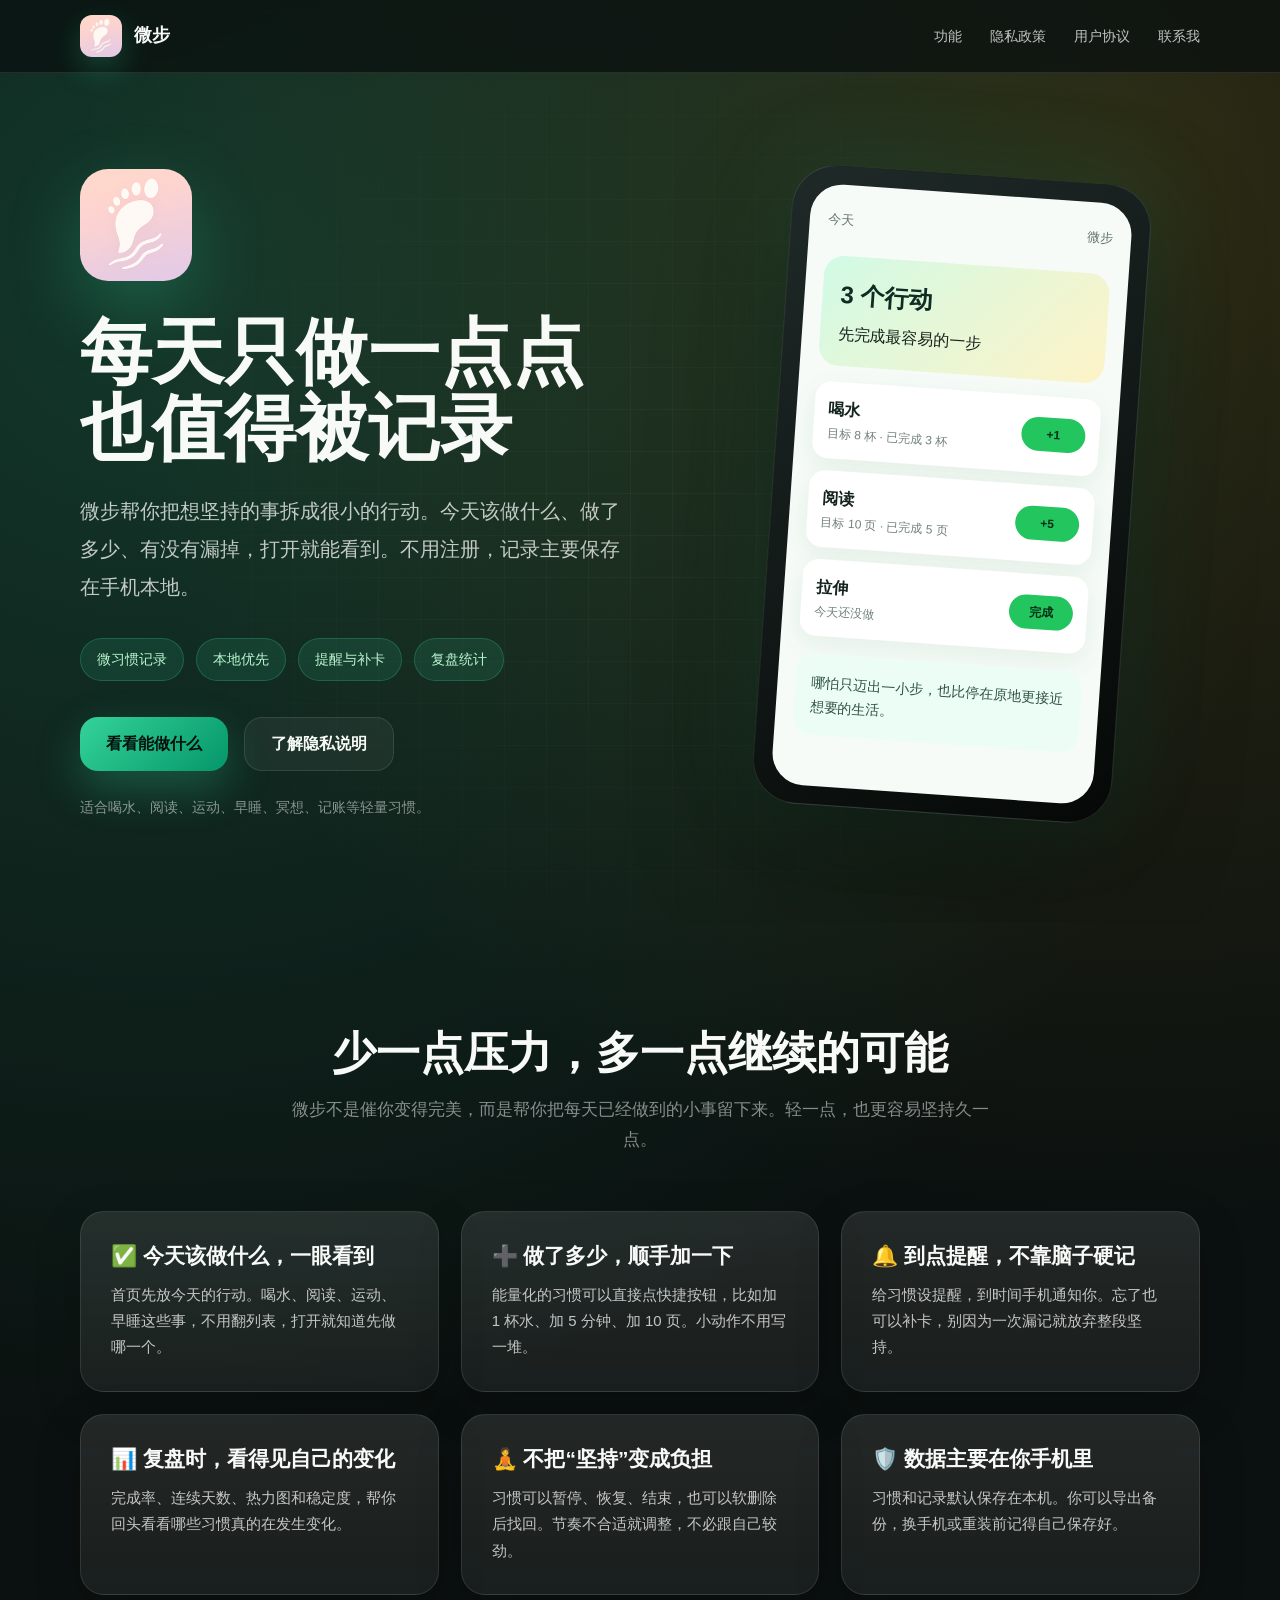
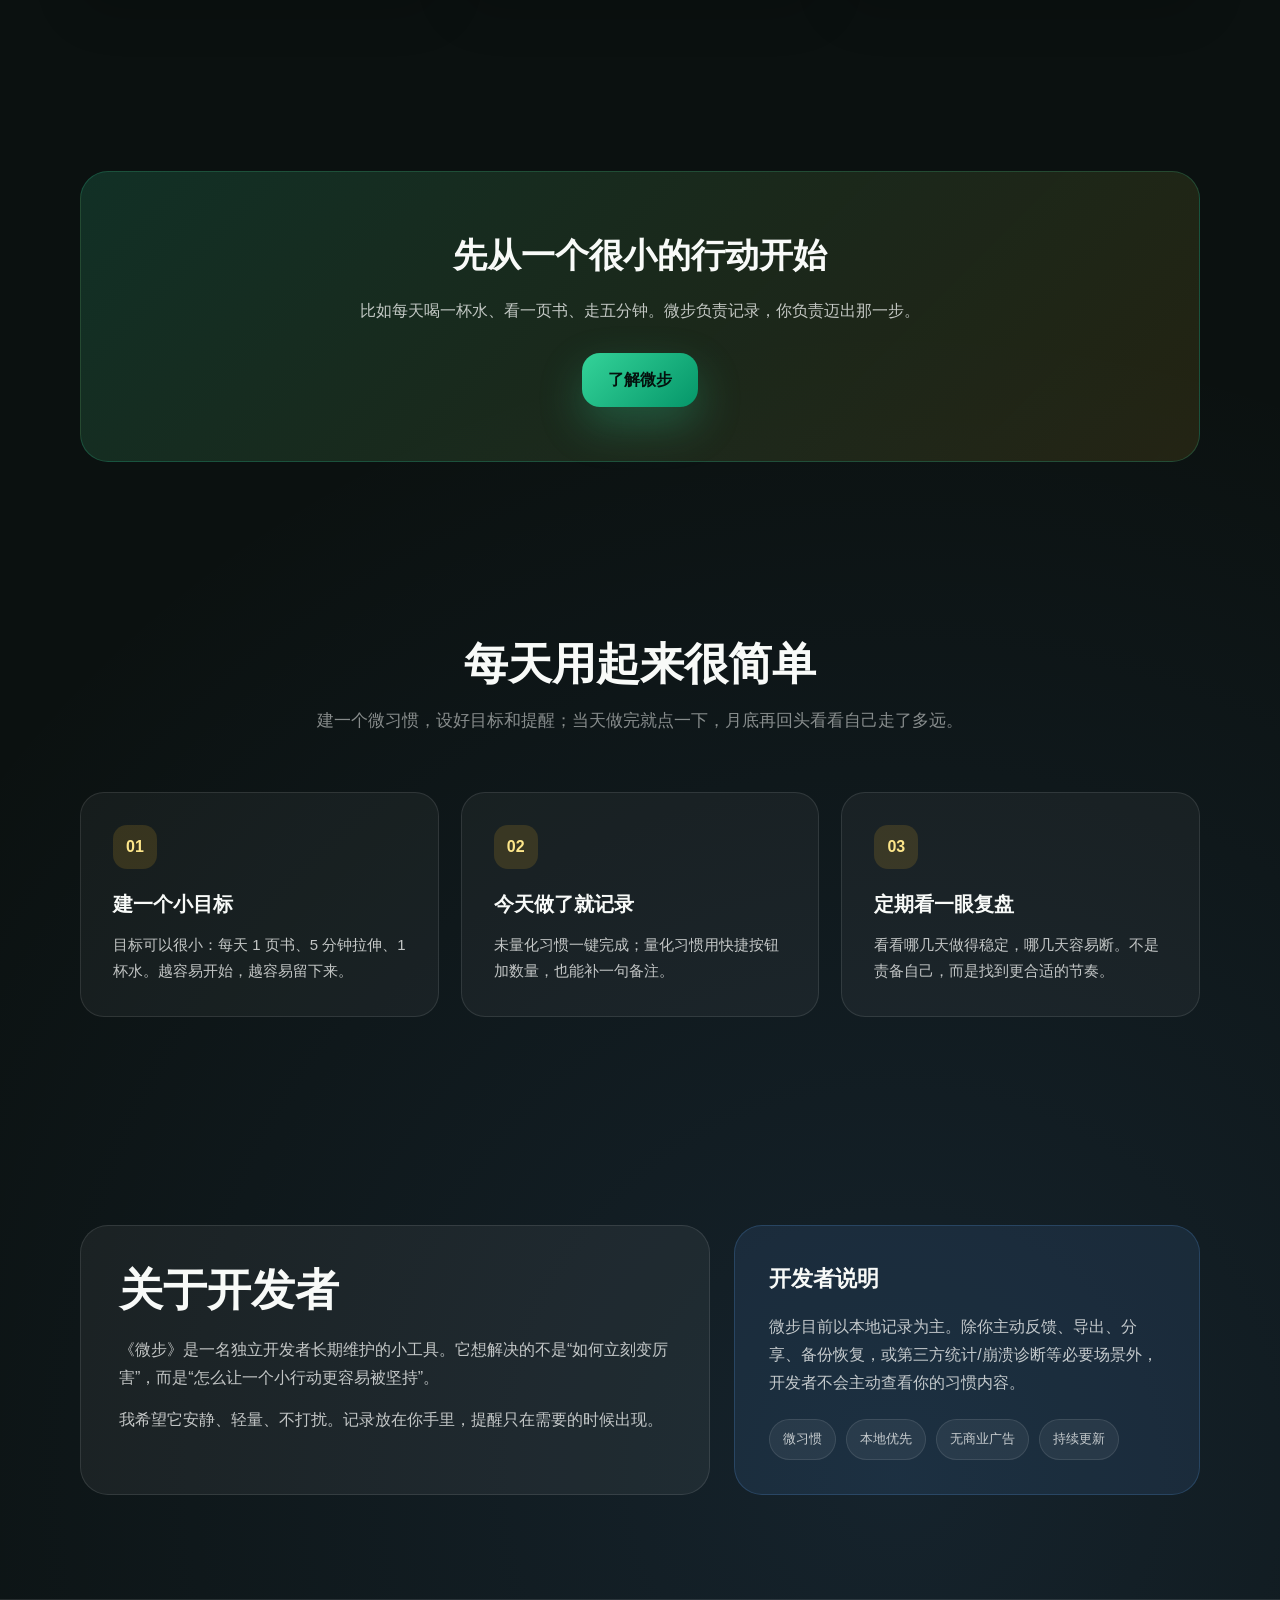
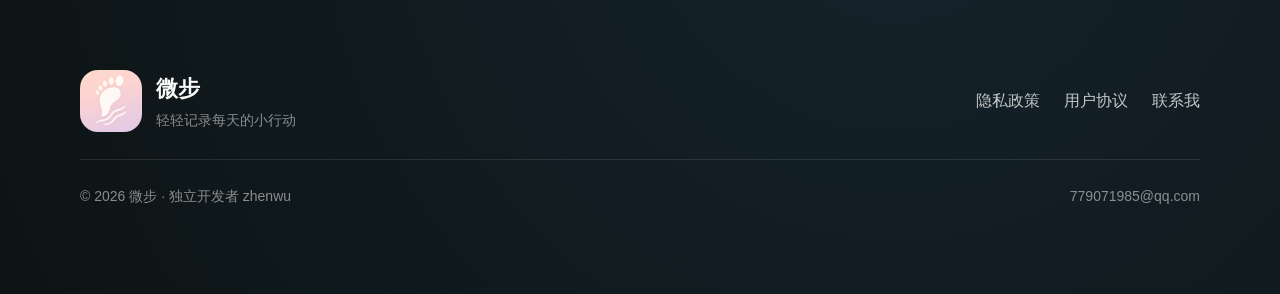
<file: index.html>
<!DOCTYPE html>
<html lang="zh-CN">
<head>
    <meta charset="UTF-8"/>
    <meta name="viewport" content="width=device-width, initial-scale=1.0"/>
    <meta http-equiv="refresh" content="0; url=site/index.html"/>
    <title>微步官网</title>
    <script>location.replace('site/index.html');</script>
</head>
<body>
    <p>正在打开<a href="site/index.html">微步官网</a>...</p>
</body>
</html>
</file>
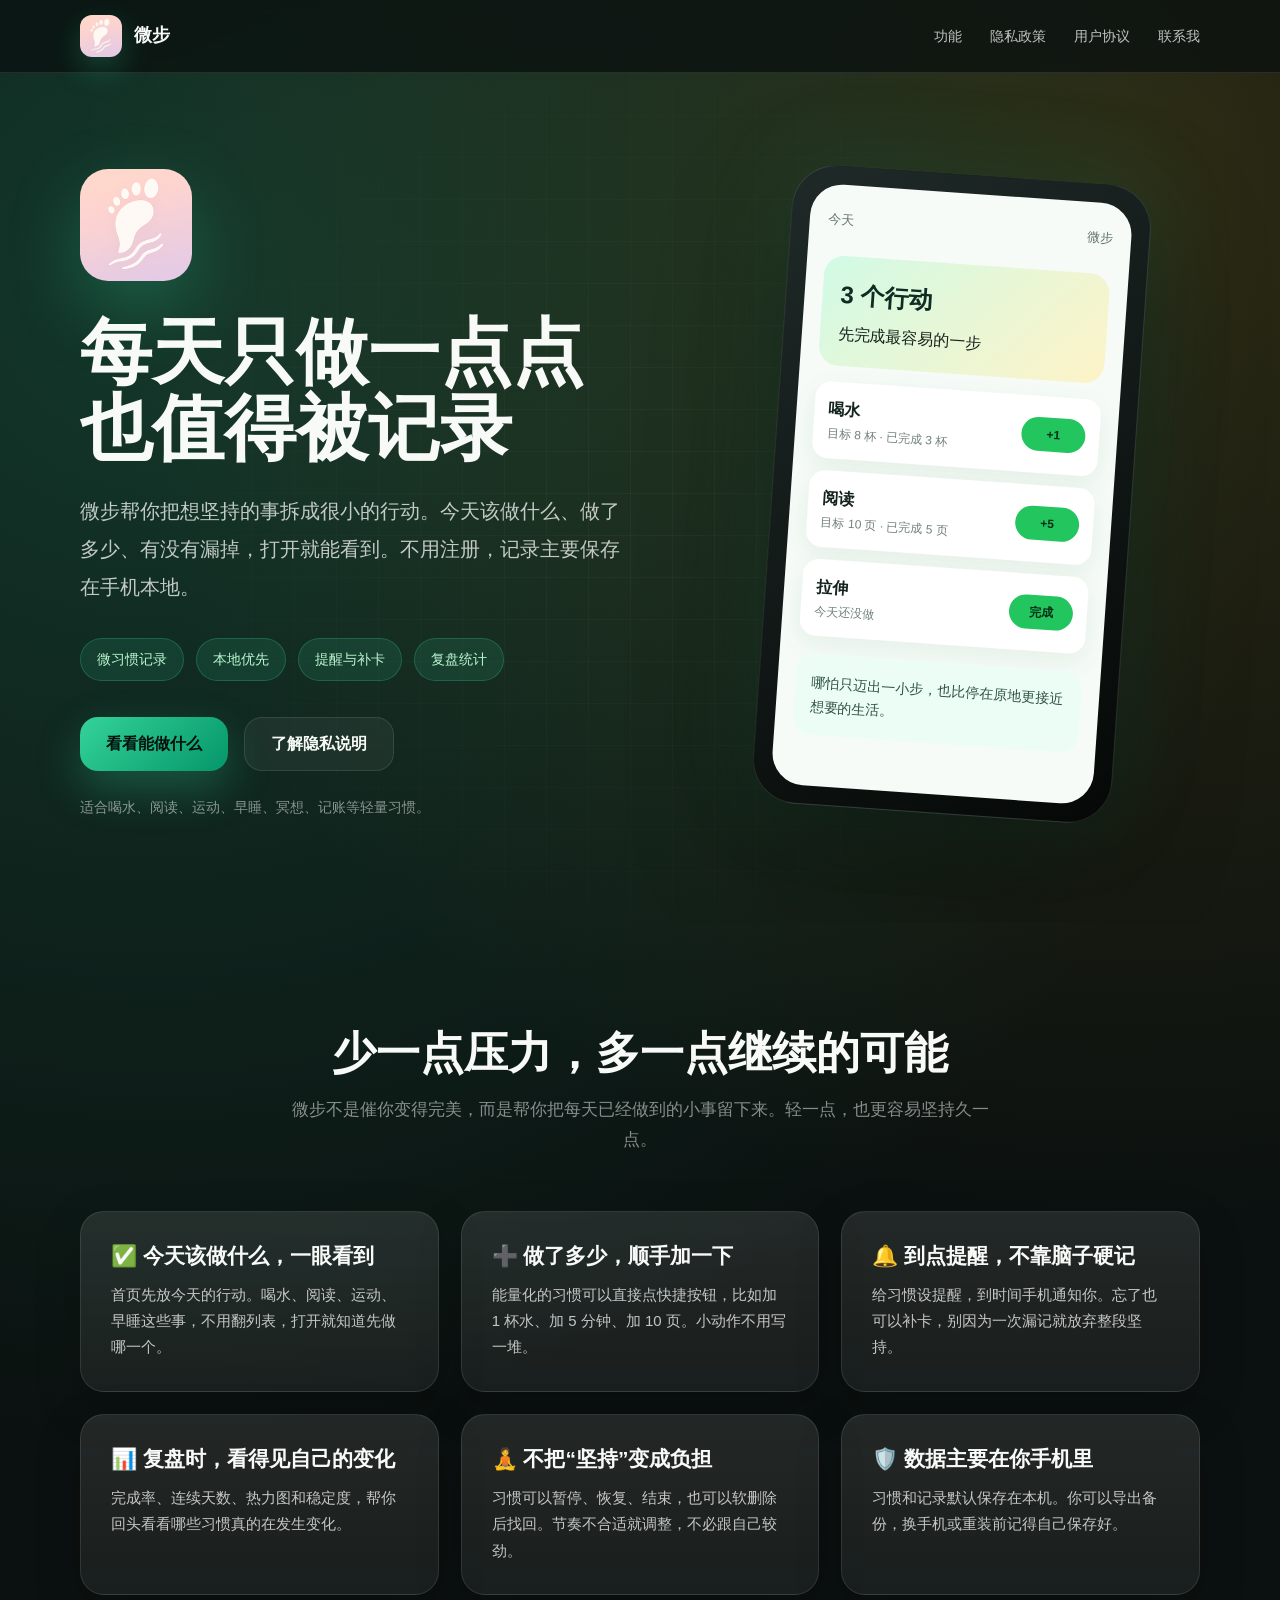
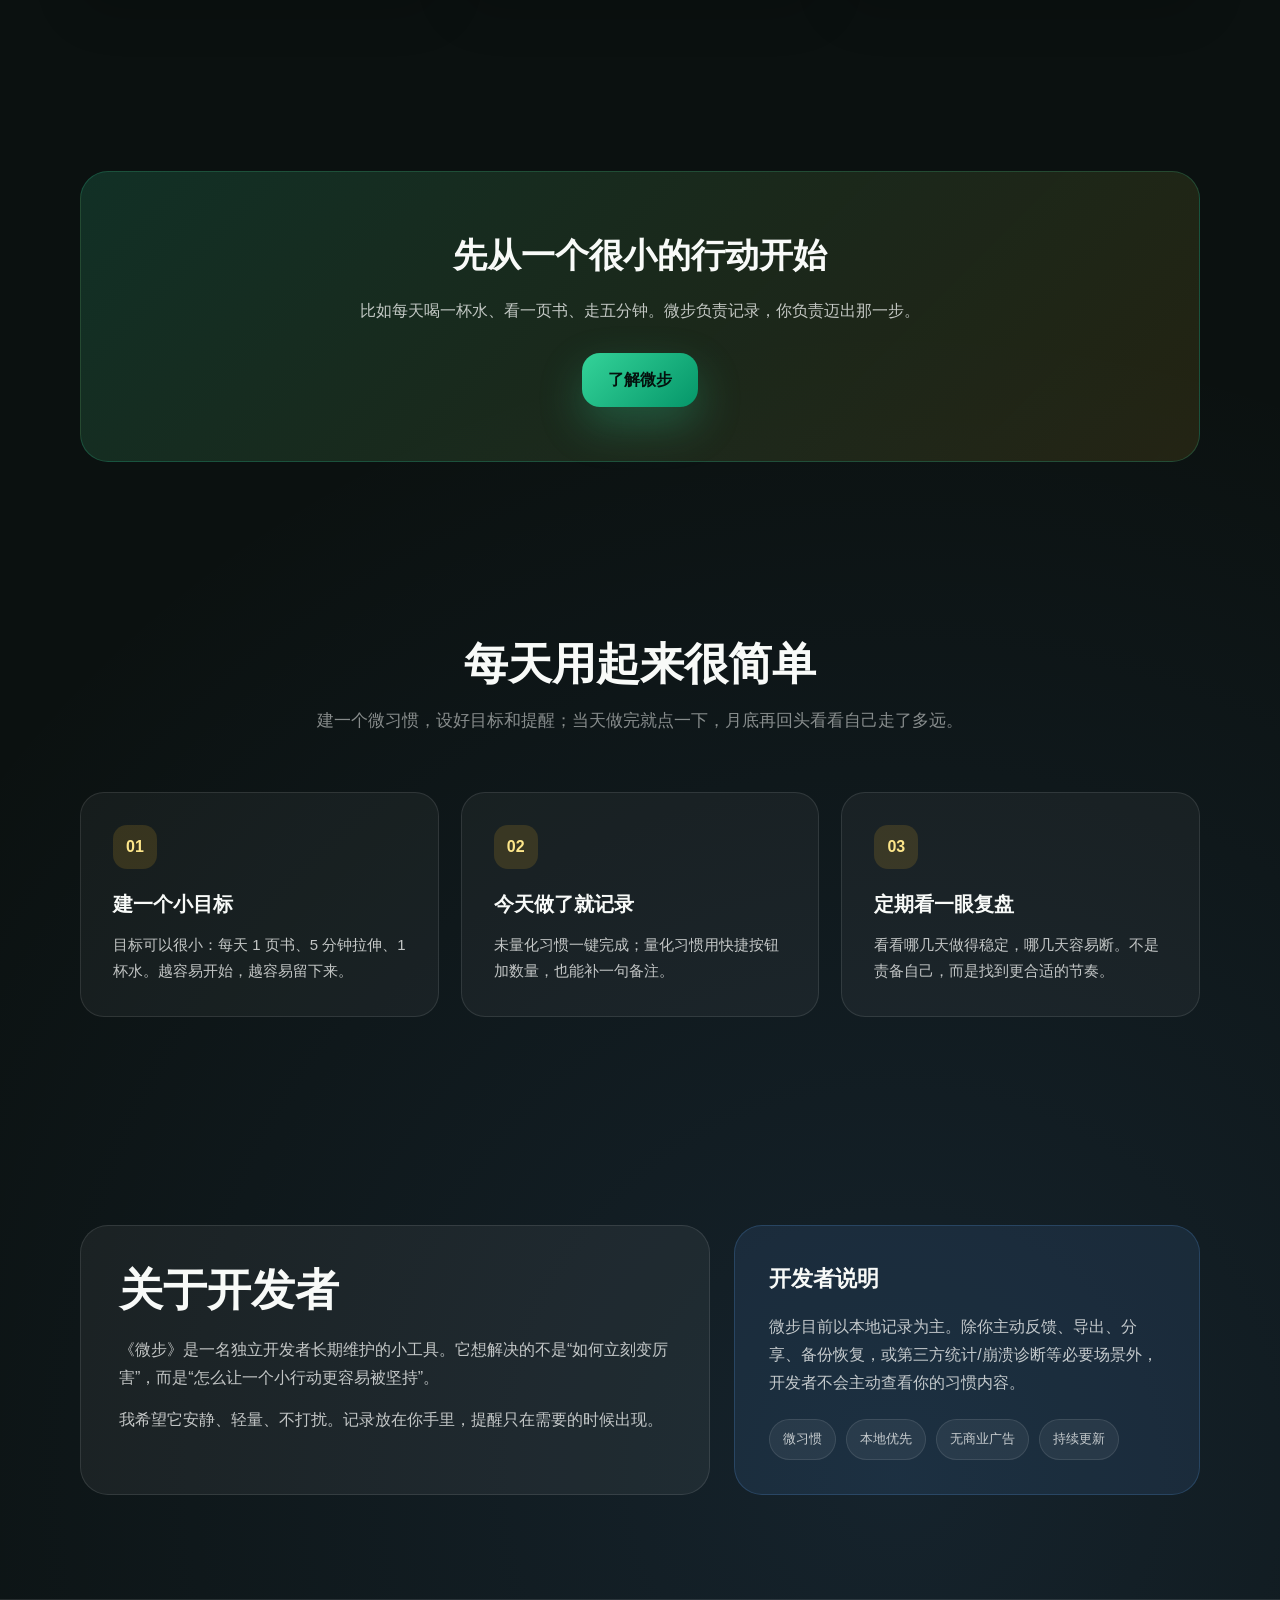
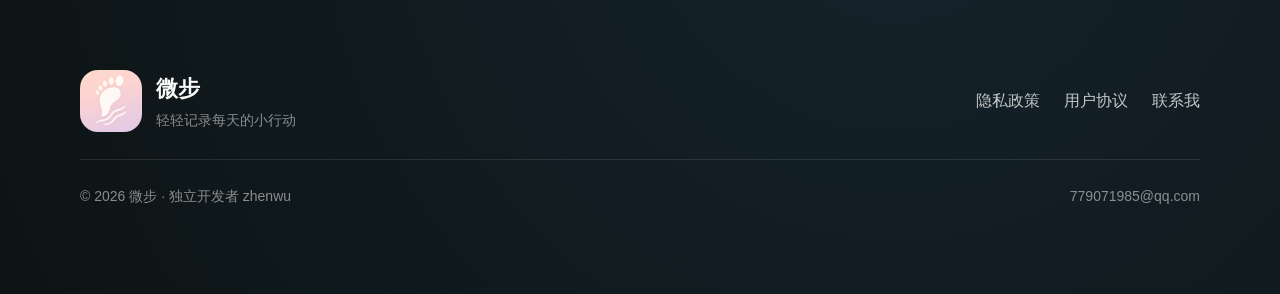
<file: site/index.html>
<!DOCTYPE html>
<html lang="zh-CN">
<head>
    <meta charset="UTF-8"/>
    <meta name="viewport" content="width=device-width, initial-scale=1.0"/>
    <meta name="theme-color" content="#0b1110"/>
    <link rel="icon" type="image/png" href="./assets/logo.png"/>
    <link rel="stylesheet" href="./css/common.css"/>
    <script src="./js/site.js" defer></script>
    <title>微步 - 微习惯记录、提醒和复盘工具</title>
    <meta name="description" content="微步是一款专注微习惯记录、提醒和复盘的本地化工具。每天只做一点点，也能被认真记录。"/>
    <meta name="keywords" content="微步,微习惯,习惯记录,打卡,提醒,复盘,本地记录"/>
    <meta property="og:title" content="微步"/>
    <meta property="og:description" content="每天只做一点点，也能被认真记录。"/>
    <meta property="og:image" content="https://zhongzhenwu.github.io/weibu_privacy/site/assets/logo.png"/>
    <meta property="og:url" content="https://zhongzhenwu.github.io/weibu_privacy/site/index.html"/>
    <meta property="og:type" content="website"/>
    <link rel="canonical" href="https://zhongzhenwu.github.io/weibu_privacy/site/index.html"/>
    <script type="application/ld+json">{
        "@context": "https://schema.org",
        "@type": "SoftwareApplication",
        "name": "微步",
        "applicationCategory": "LifestyleApplication",
        "operatingSystem": "Android",
        "description": "微步是一款专注微习惯记录、提醒和复盘的本地化工具。每天只做一点点，也能被认真记录。",
        "offers": {"@type": "Offer", "price": "0", "priceCurrency": "CNY"},
        "author": {"@type": "Person", "name": "zhenwu"}
    }</script>
</head>
<body>
<nav class="navbar">
    <div class="container nav-inner">
        <a href="./index.html" class="nav-logo">
            <img src="./assets/logo.png" alt="微步 Logo" width="42" height="42">
            <span>微步</span>
        </a>
        <div class="nav-links">
            <a href="./index.html#features">功能</a>
            <a href="./privacy.html">隐私政策</a>
            <a href="./user_agreement.html">用户协议</a>
            <a href="./about_us.html">联系我</a>
        </div>
    </div>
</nav>
<header class="hero">
    <div class="container hero-layout">
        <div class="hero-left">
            <img class="logo-large" src="./assets/logo.png" alt="微步 Logo" width="112" height="112">
            <h1>每天只做一点点<br>也值得被记录</h1>
            <p class="subtitle">微步帮你把想坚持的事拆成很小的行动。今天该做什么、做了多少、有没有漏掉，打开就能看到。不用注册，记录主要保存在手机本地。</p>
            <div class="badges">
                <span class="badge">微习惯记录</span>
                <span class="badge">本地优先</span>
                <span class="badge">提醒与补卡</span>
                <span class="badge">复盘统计</span>
            </div>
            <div class="buttons">
                <a class="btn btn-primary" href="#features">看看能做什么</a>
                <a class="btn btn-secondary" href="./privacy.html">了解隐私说明</a>
            </div>
            <div class="trust">适合喝水、阅读、运动、早睡、冥想、记账等轻量习惯。</div>
        </div>
        <div class="phone-board" aria-label="微步首页界面示意">
            <div class="phone-card">
                <div class="phone-screen">
                    <div class="screen-top"><span>今天</span><span>微步</span></div>
                    <div class="today-card"><strong>3 个行动</strong><span>先完成最容易的一步</span></div>
                    <div class="task"><div><div class="task-name">喝水</div><div class="task-sub">目标 8 杯 · 已完成 3 杯</div></div><div class="task-btn">+1</div></div>
                    <div class="task"><div><div class="task-name">阅读</div><div class="task-sub">目标 10 页 · 已完成 5 页</div></div><div class="task-btn">+5</div></div>
                    <div class="task"><div><div class="task-name">拉伸</div><div class="task-sub">今天还没做</div></div><div class="task-btn">完成</div></div>
                    <div class="quote">哪怕只迈出一小步，也比停在原地更接近想要的生活。</div>
                </div>
            </div>
        </div>
    </div>
</header>
<section id="features">
    <div class="container">
        <h2 class="section-title">少一点压力，多一点继续的可能</h2>
        <p class="section-desc">微步不是催你变得完美，而是帮你把每天已经做到的小事留下来。轻一点，也更容易坚持久一点。</p>
        <div class="features">
            <div class="card"><h3>✅ 今天该做什么，一眼看到</h3><p>首页先放今天的行动。喝水、阅读、运动、早睡这些事，不用翻列表，打开就知道先做哪一个。</p></div>
            <div class="card"><h3>➕ 做了多少，顺手加一下</h3><p>能量化的习惯可以直接点快捷按钮，比如加 1 杯水、加 5 分钟、加 10 页。小动作不用写一堆。</p></div>
            <div class="card"><h3>🔔 到点提醒，不靠脑子硬记</h3><p>给习惯设提醒，到时间手机通知你。忘了也可以补卡，别因为一次漏记就放弃整段坚持。</p></div>
            <div class="card"><h3>📊 复盘时，看得见自己的变化</h3><p>完成率、连续天数、热力图和稳定度，帮你回头看看哪些习惯真的在发生变化。</p></div>
            <div class="card"><h3>🧘 不把“坚持”变成负担</h3><p>习惯可以暂停、恢复、结束，也可以软删除后找回。节奏不合适就调整，不必跟自己较劲。</p></div>
            <div class="card"><h3>🛡️ 数据主要在你手机里</h3><p>习惯和记录默认保存在本机。你可以导出备份，换手机或重装前记得自己保存好。</p></div>
        </div>
    </div>
</section>
<section class="cta-band">
    <div class="container">
        <div class="cta-box">
            <h2>先从一个很小的行动开始</h2>
            <p>比如每天喝一杯水、看一页书、走五分钟。微步负责记录，你负责迈出那一步。</p>
            <a class="btn btn-primary" href="./about_us.html">了解微步</a>
        </div>
    </div>
</section>
<section id="workflow">
    <div class="container">
        <h2 class="section-title">每天用起来很简单</h2>
        <p class="section-desc">建一个微习惯，设好目标和提醒；当天做完就点一下，月底再回头看看自己走了多远。</p>
        <div class="flow">
            <div class="flow-item"><span>01</span><h3>建一个小目标</h3><p>目标可以很小：每天 1 页书、5 分钟拉伸、1 杯水。越容易开始，越容易留下来。</p></div>
            <div class="flow-item"><span>02</span><h3>今天做了就记录</h3><p>未量化习惯一键完成；量化习惯用快捷按钮加数量，也能补一句备注。</p></div>
            <div class="flow-item"><span>03</span><h3>定期看一眼复盘</h3><p>看看哪几天做得稳定，哪几天容易断。不是责备自己，而是找到更合适的节奏。</p></div>
        </div>
    </div>
</section>
<section id="about">
    <div class="container about-shell">
        <div class="about-text">
            <h2 class="section-title">关于开发者</h2>
            <p>《微步》是一名独立开发者长期维护的小工具。它想解决的不是“如何立刻变厉害”，而是“怎么让一个小行动更容易被坚持”。</p>
            <p>我希望它安静、轻量、不打扰。记录放在你手里，提醒只在需要的时候出现。</p>
        </div>
        <div class="note-card">
            <h3>开发者说明</h3>
            <p>微步目前以本地记录为主。除你主动反馈、导出、分享、备份恢复，或第三方统计/崩溃诊断等必要场景外，开发者不会主动查看你的习惯内容。</p>
            <div class="tags"><span>微习惯</span><span>本地优先</span><span>无商业广告</span><span>持续更新</span></div>
        </div>
    </div>
</section>
<footer class="footer">
    <div class="container">
        <div class="footer-main">
            <div class="footer-brand">
                <img src="./assets/logo.png" alt="微步 Logo" width="62" height="62" loading="lazy">
                <div>
                    <h3>微步</h3>
                    <p>轻轻记录每天的小行动</p>
                </div>
            </div>
            <div class="footer-links">
                <a href="privacy.html">隐私政策</a>
                <a href="user_agreement.html">用户协议</a>
                <a href="about_us.html">联系我</a>
            </div>
        </div>
        <div class="footer-bottom">
            <span>© 2026 微步 · 独立开发者 zhenwu</span>
            <a href="mailto:779071985@qq.com" class="email-copy" data-email="779071985@qq.com" aria-label="复制联系邮箱 779071985@qq.com">779071985@qq.com</a>
        </div>
    </div>
</footer>
</body>
</html>
</file>
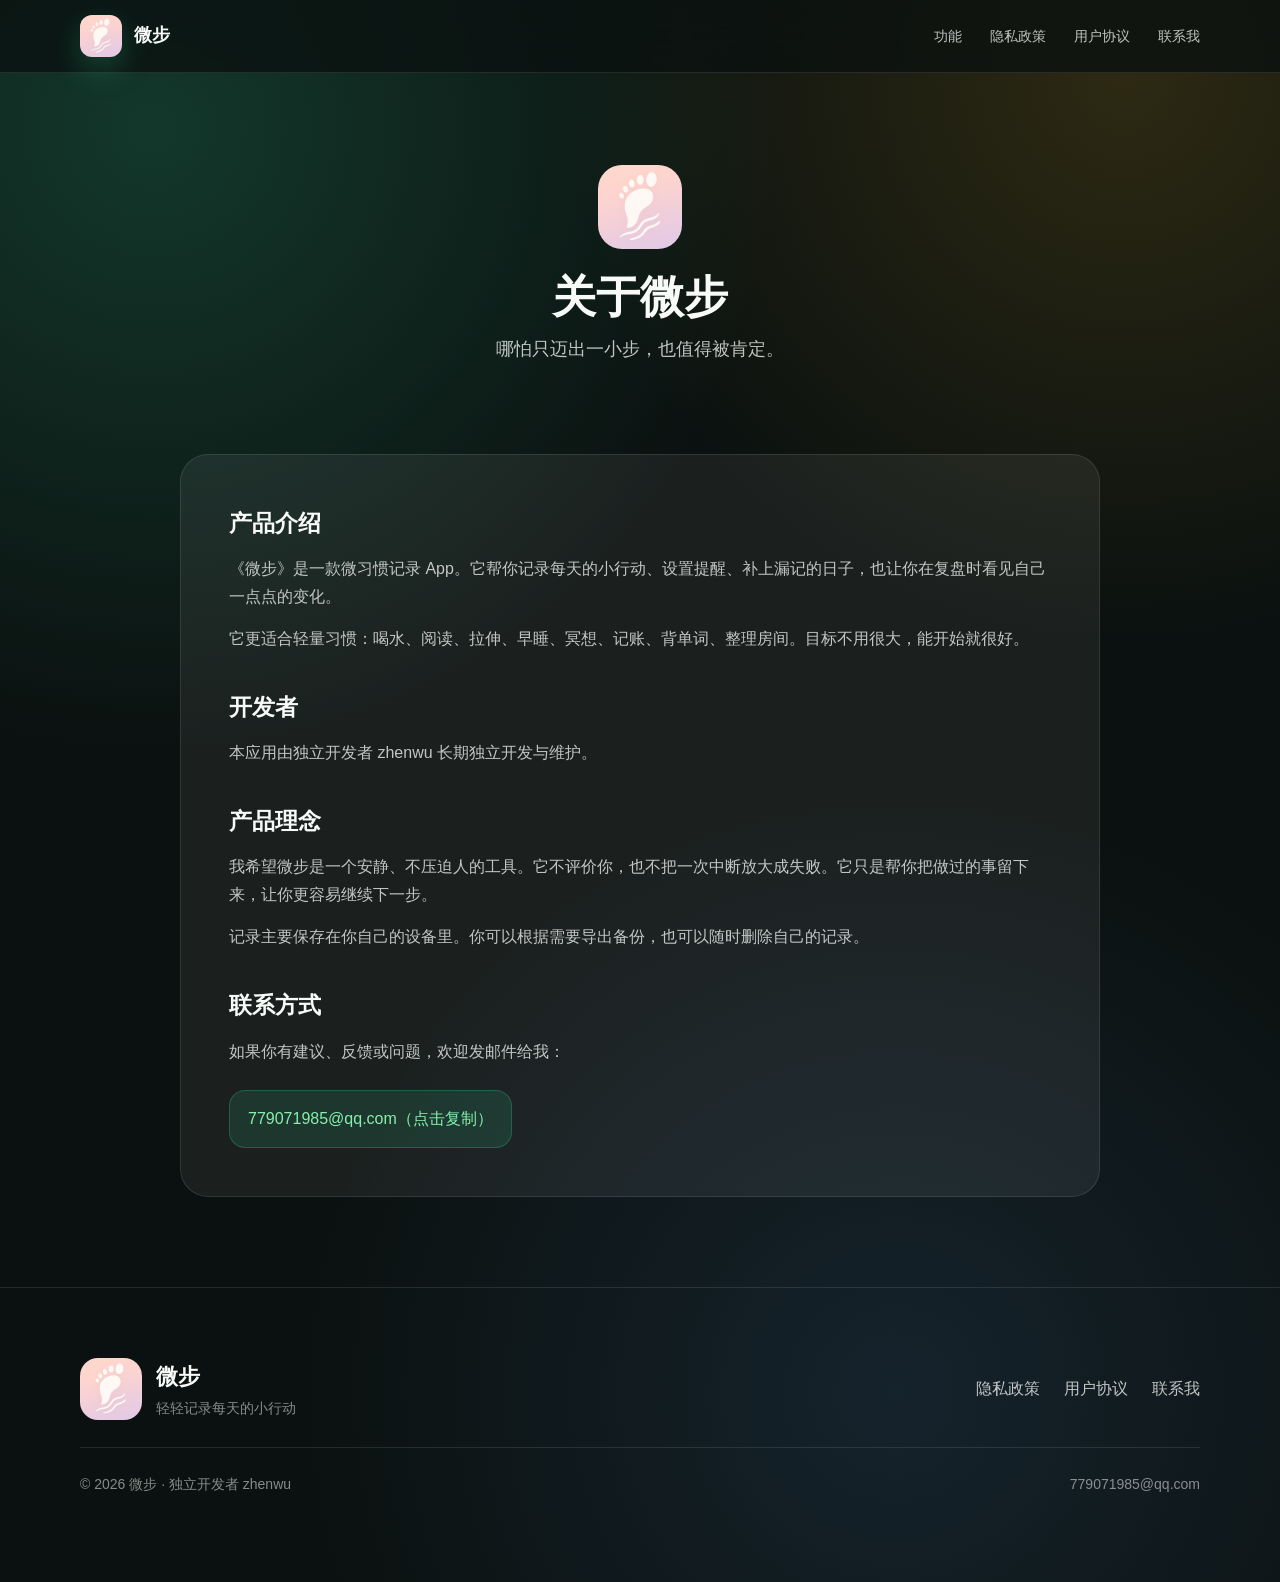
<file: aboutUS.html>
<!DOCTYPE html>
<html lang="zh-CN">
<head>
    <meta charset="UTF-8"/>
    <meta name="viewport" content="width=device-width, initial-scale=1.0"/>
    <meta http-equiv="refresh" content="0; url=site/about_us.html"/>
    <title>关于微步</title>
    <script>location.replace('site/about_us.html');</script>
</head>
<body>
    <p>正在打开<a href="site/about_us.html">关于微步</a>...</p>
</body>
</html>
</file>
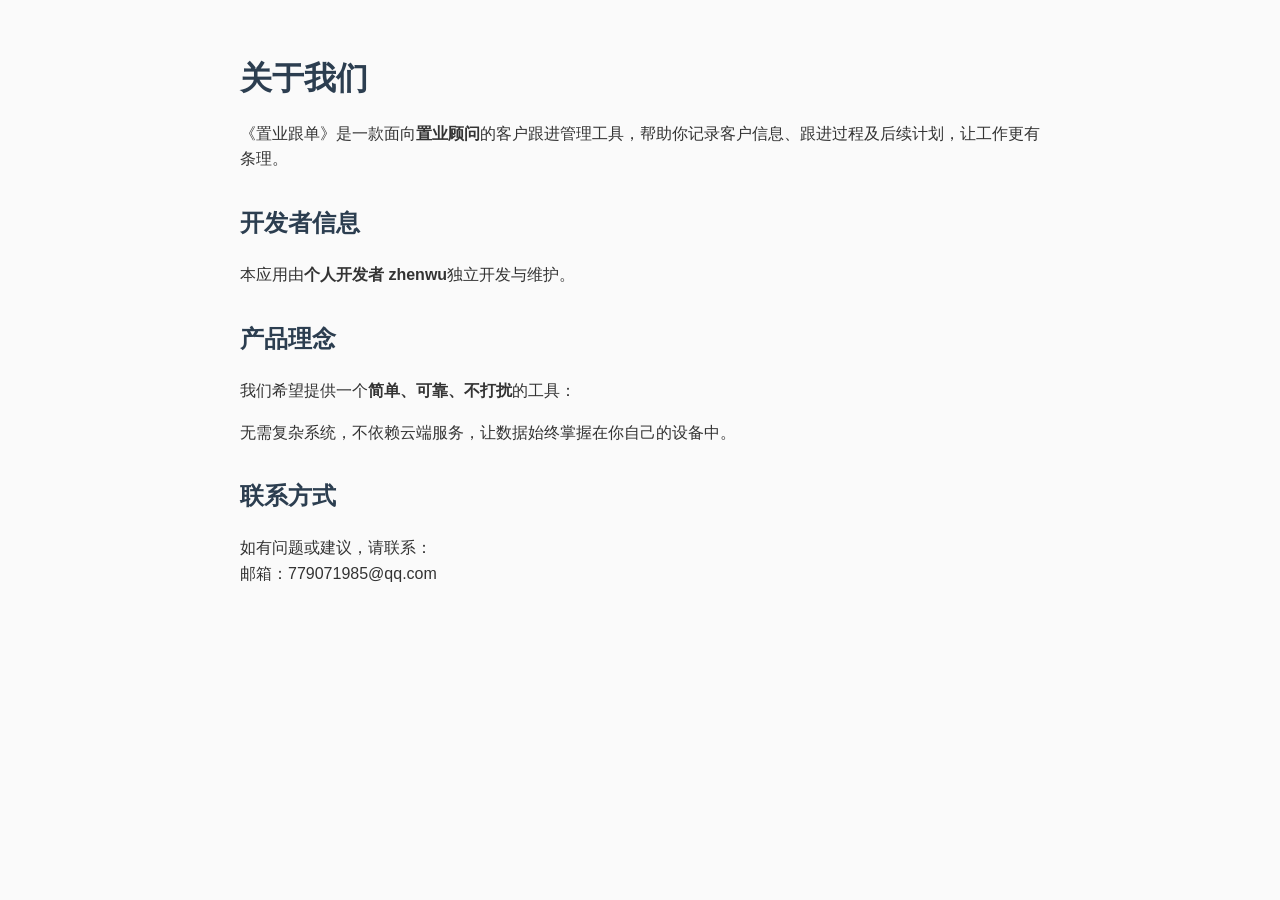
<file: bf_about_us.html>
<!DOCTYPE html>
<html lang="zh">
<head>
    <meta charset="UTF-8" />
    <meta name="viewport" content="width=device-width, initial-scale=1.0"/>
    <title>关于我们</title>
    <style>
        body { font-family: "Helvetica Neue", sans-serif; padding: 2rem; max-width: 800px; margin: auto; color: #333; line-height: 1.6; background: #fafafa; }
        h1, h2 { color: #2c3e50; }
        h1 { margin-bottom: 1rem; }
        h2 { margin-top: 2rem; }
    </style>
</head>
<body>

<h1>关于我们</h1>
<p>《置业跟单》是一款面向<strong>置业顾问</strong>的客户跟进管理工具，帮助你记录客户信息、跟进过程及后续计划，让工作更有条理。</p>

<h2>开发者信息</h2>
<p>本应用由<strong>个人开发者 zhenwu</strong>独立开发与维护。</p>

<h2>产品理念</h2>
<p>我们希望提供一个<strong>简单、可靠、不打扰</strong>的工具：</p>
<p>无需复杂系统，不依赖云端服务，让数据始终掌握在你自己的设备中。</p>

<h2>联系方式</h2>
<p>如有问题或建议，请联系：<br/>
邮箱：779071985@qq.com</p>

</body>
</html>
</file>
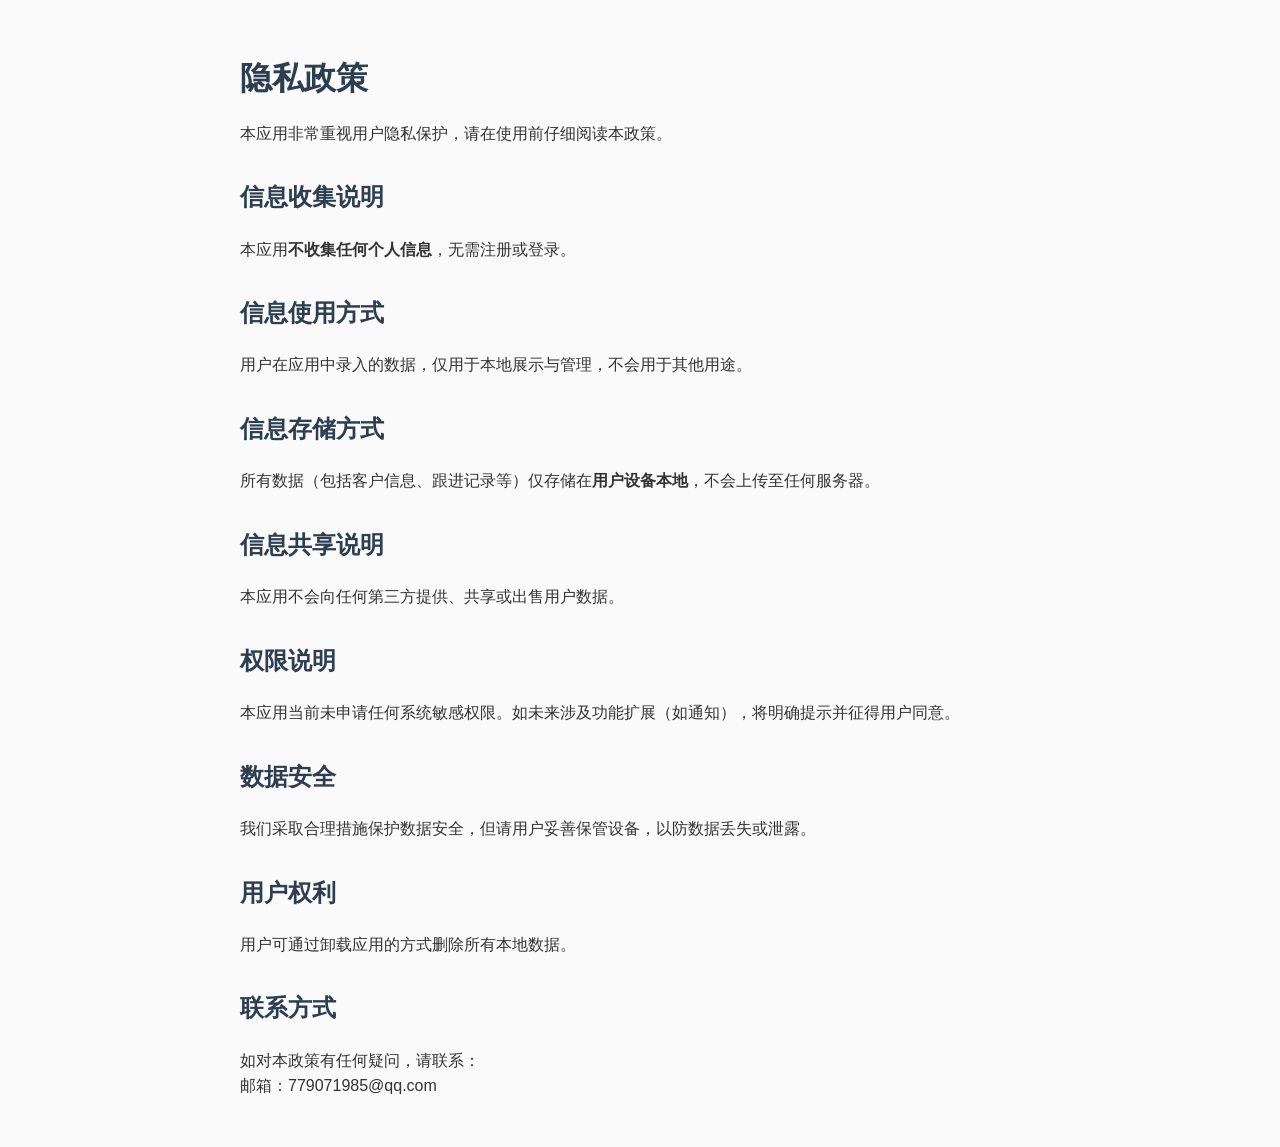
<file: bf_privacy.html>
<!DOCTYPE html>
<html lang="zh">
<head>
    <meta charset="UTF-8" />
    <meta name="viewport" content="width=device-width, initial-scale=1.0"/>
    <title>隐私政策</title>
    <style>
        body { font-family: "Helvetica Neue", sans-serif; padding: 2rem; max-width: 800px; margin: auto; color: #333; line-height: 1.6; background: #fafafa; }
        h1, h2 { color: #2c3e50; }
        h1 { margin-bottom: 1rem; }
        h2 { margin-top: 2rem; }
    </style>
</head>
<body>

<h1>隐私政策</h1>
<p>本应用非常重视用户隐私保护，请在使用前仔细阅读本政策。</p>

<h2>信息收集说明</h2>
<p>本应用<strong>不收集任何个人信息</strong>，无需注册或登录。</p>

<h2>信息使用方式</h2>
<p>用户在应用中录入的数据，仅用于本地展示与管理，不会用于其他用途。</p>

<h2>信息存储方式</h2>
<p>所有数据（包括客户信息、跟进记录等）仅存储在<strong>用户设备本地</strong>，不会上传至任何服务器。</p>

<h2>信息共享说明</h2>
<p>本应用不会向任何第三方提供、共享或出售用户数据。</p>

<h2>权限说明</h2>
<p>本应用当前未申请任何系统敏感权限。如未来涉及功能扩展（如通知），将明确提示并征得用户同意。</p>

<h2>数据安全</h2>
<p>我们采取合理措施保护数据安全，但请用户妥善保管设备，以防数据丢失或泄露。</p>

<h2>用户权利</h2>
<p>用户可通过卸载应用的方式删除所有本地数据。</p>

<h2>联系方式</h2>
<p>如对本政策有任何疑问，请联系：<br/>
邮箱：779071985@qq.com</p>

</body>
</html>
</file>
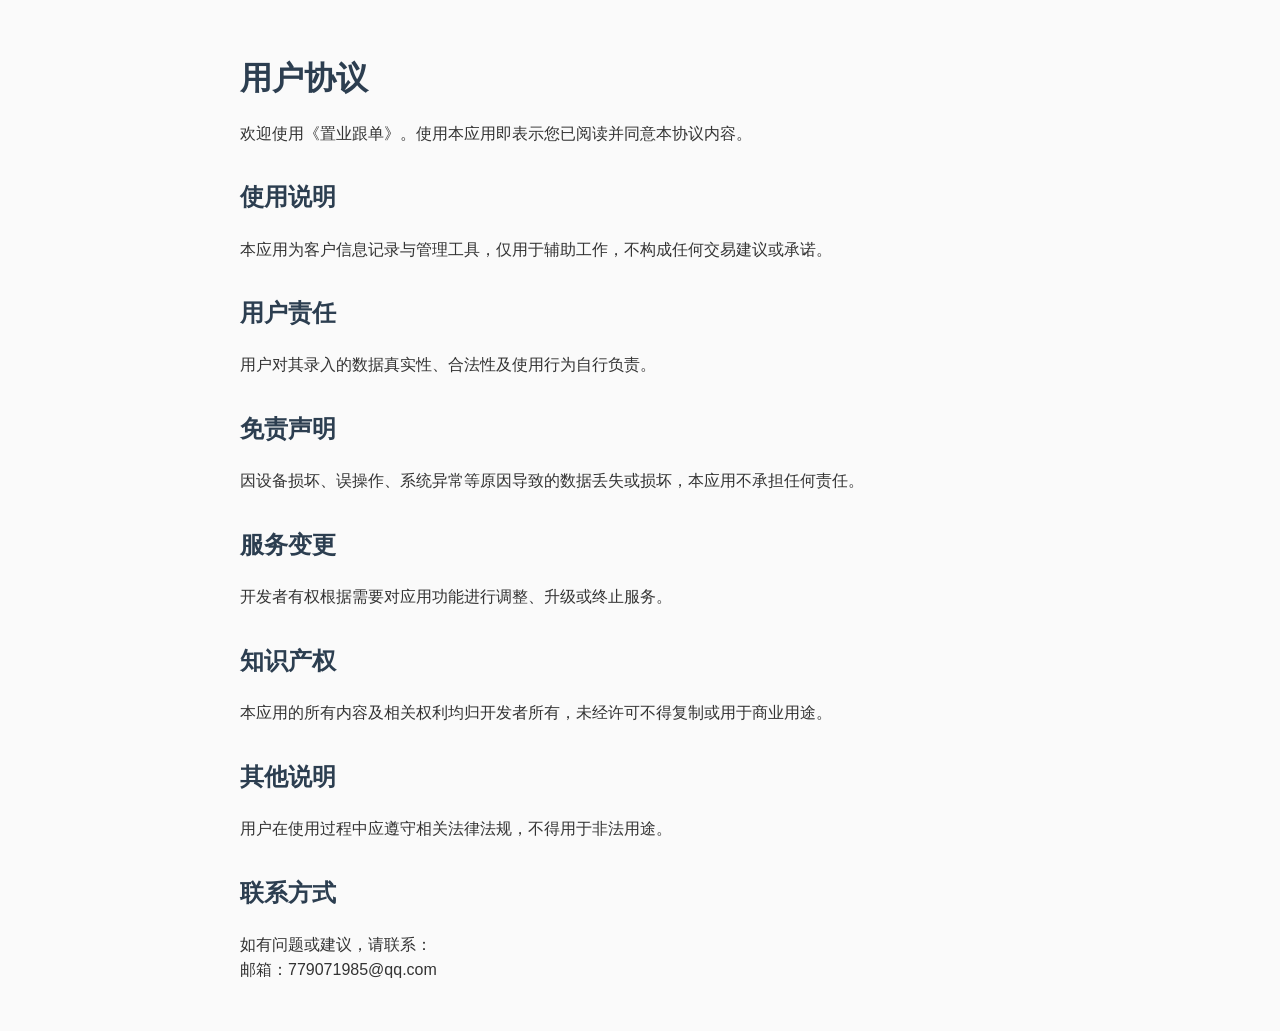
<file: bf_terms.html>
<!DOCTYPE html>
<html lang="zh">
<head>
    <meta charset="UTF-8" />
    <meta name="viewport" content="width=device-width, initial-scale=1.0"/>
    <title>用户协议</title>
    <style>
        body { font-family: "Helvetica Neue", sans-serif; padding: 2rem; max-width: 800px; margin: auto; color: #333; line-height: 1.6; background: #fafafa; }
        h1, h2 { color: #2c3e50; }
        h1 { margin-bottom: 1rem; }
        h2 { margin-top: 2rem; }
    </style>
</head>
<body>

<h1>用户协议</h1>
<p>欢迎使用《置业跟单》。使用本应用即表示您已阅读并同意本协议内容。</p>

<h2>使用说明</h2>
<p>本应用为客户信息记录与管理工具，仅用于辅助工作，不构成任何交易建议或承诺。</p>

<h2>用户责任</h2>
<p>用户对其录入的数据真实性、合法性及使用行为自行负责。</p>

<h2>免责声明</h2>
<p>因设备损坏、误操作、系统异常等原因导致的数据丢失或损坏，本应用不承担任何责任。</p>

<h2>服务变更</h2>
<p>开发者有权根据需要对应用功能进行调整、升级或终止服务。</p>

<h2>知识产权</h2>
<p>本应用的所有内容及相关权利均归开发者所有，未经许可不得复制或用于商业用途。</p>

<h2>其他说明</h2>
<p>用户在使用过程中应遵守相关法律法规，不得用于非法用途。</p>

<h2>联系方式</h2>
<p>如有问题或建议，请联系：<br/>
邮箱：779071985@qq.com</p>

</body>
</html>
</file>
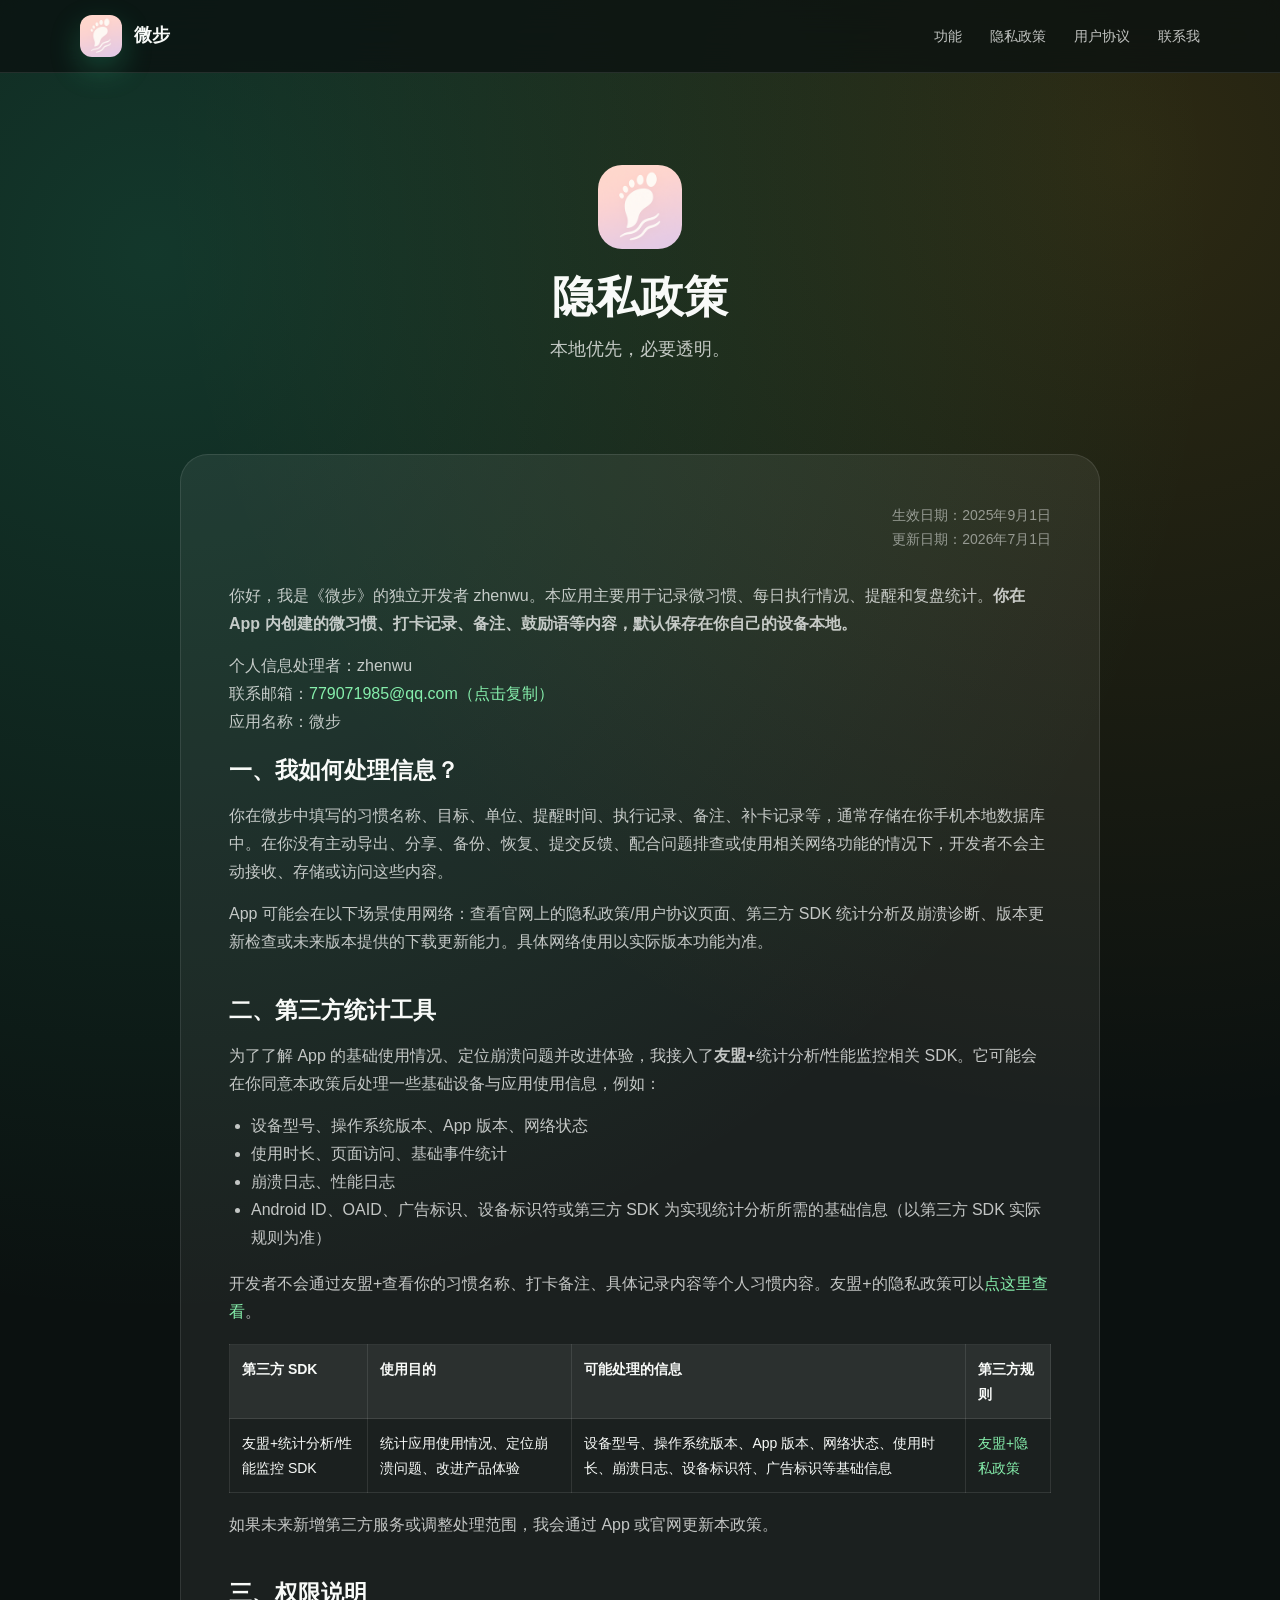
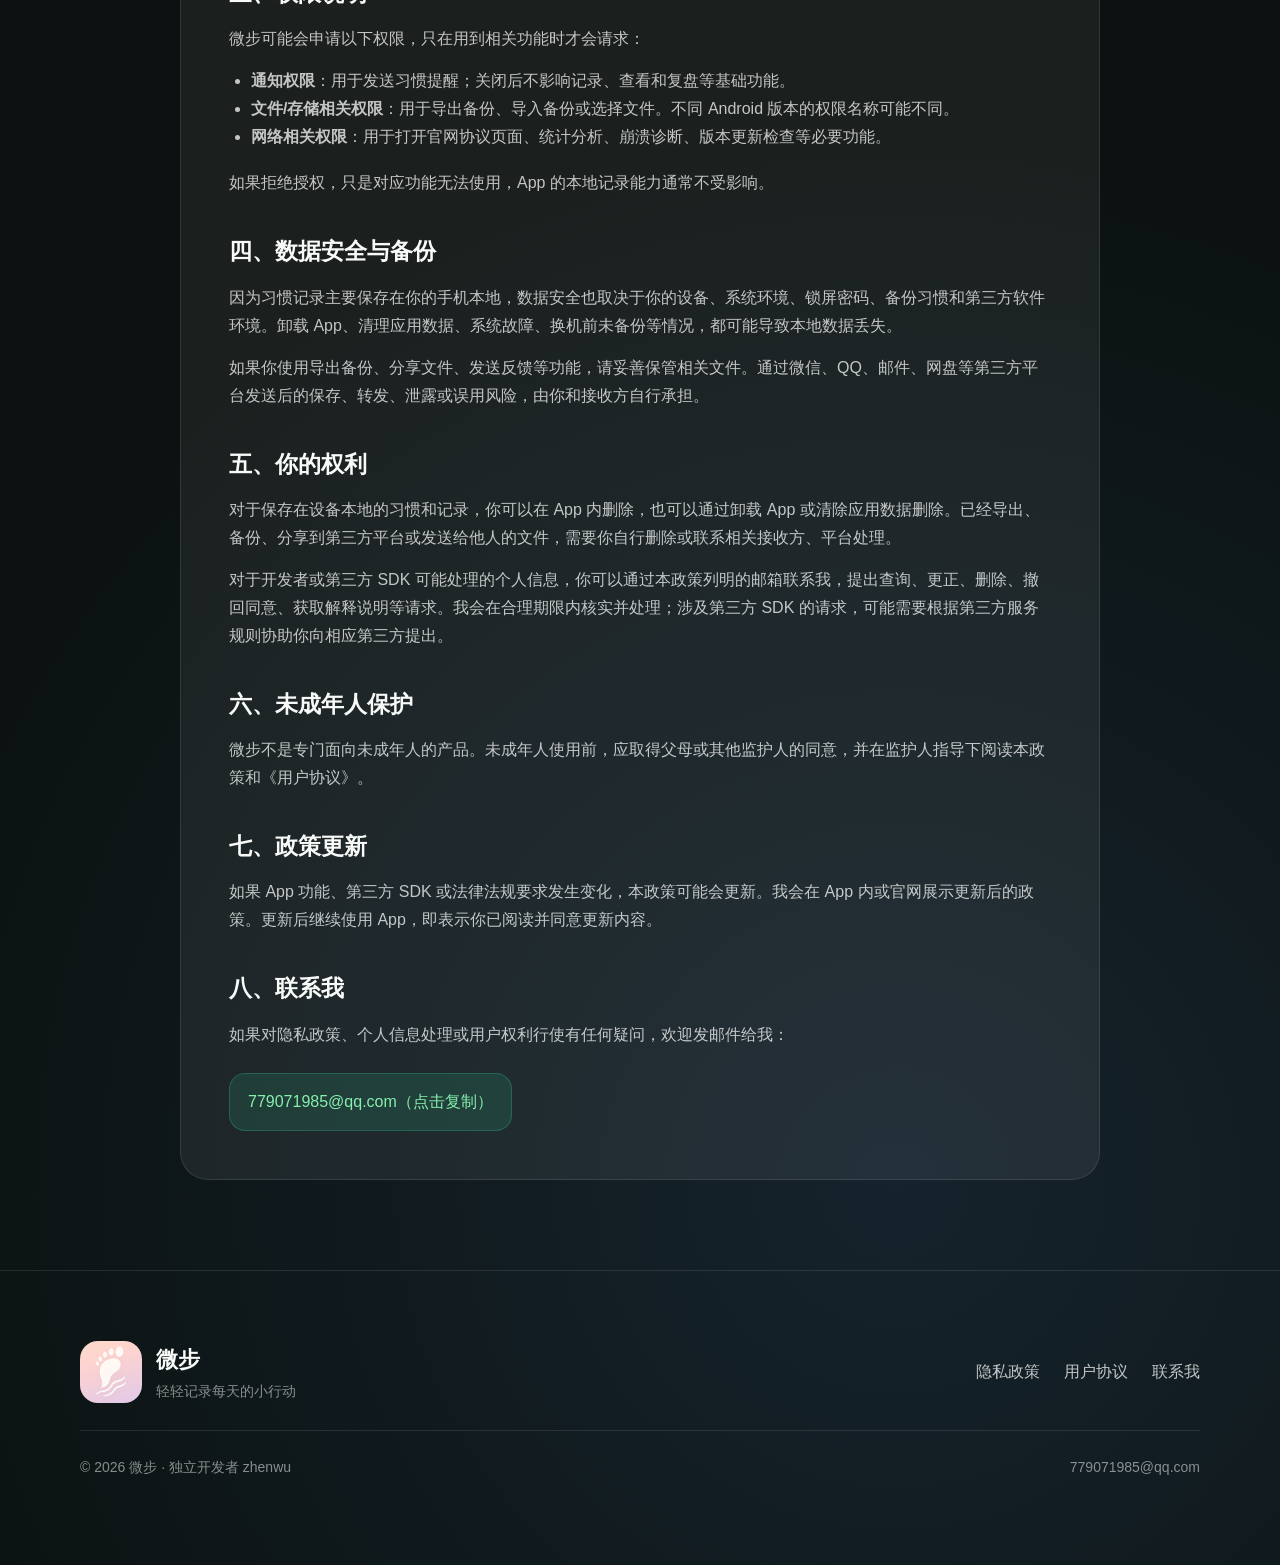
<file: privacy.html>
<!DOCTYPE html>
<html lang="zh-CN">
<head>
    <meta charset="UTF-8"/>
    <meta name="viewport" content="width=device-width, initial-scale=1.0"/>
    <meta http-equiv="refresh" content="0; url=site/privacy.html"/>
    <title>隐私政策 - 微步</title>
    <script>location.replace('site/privacy.html');</script>
</head>
<body>
    <p>正在打开<a href="site/privacy.html">隐私政策 - 微步</a>...</p>
</body>
</html>
</file>
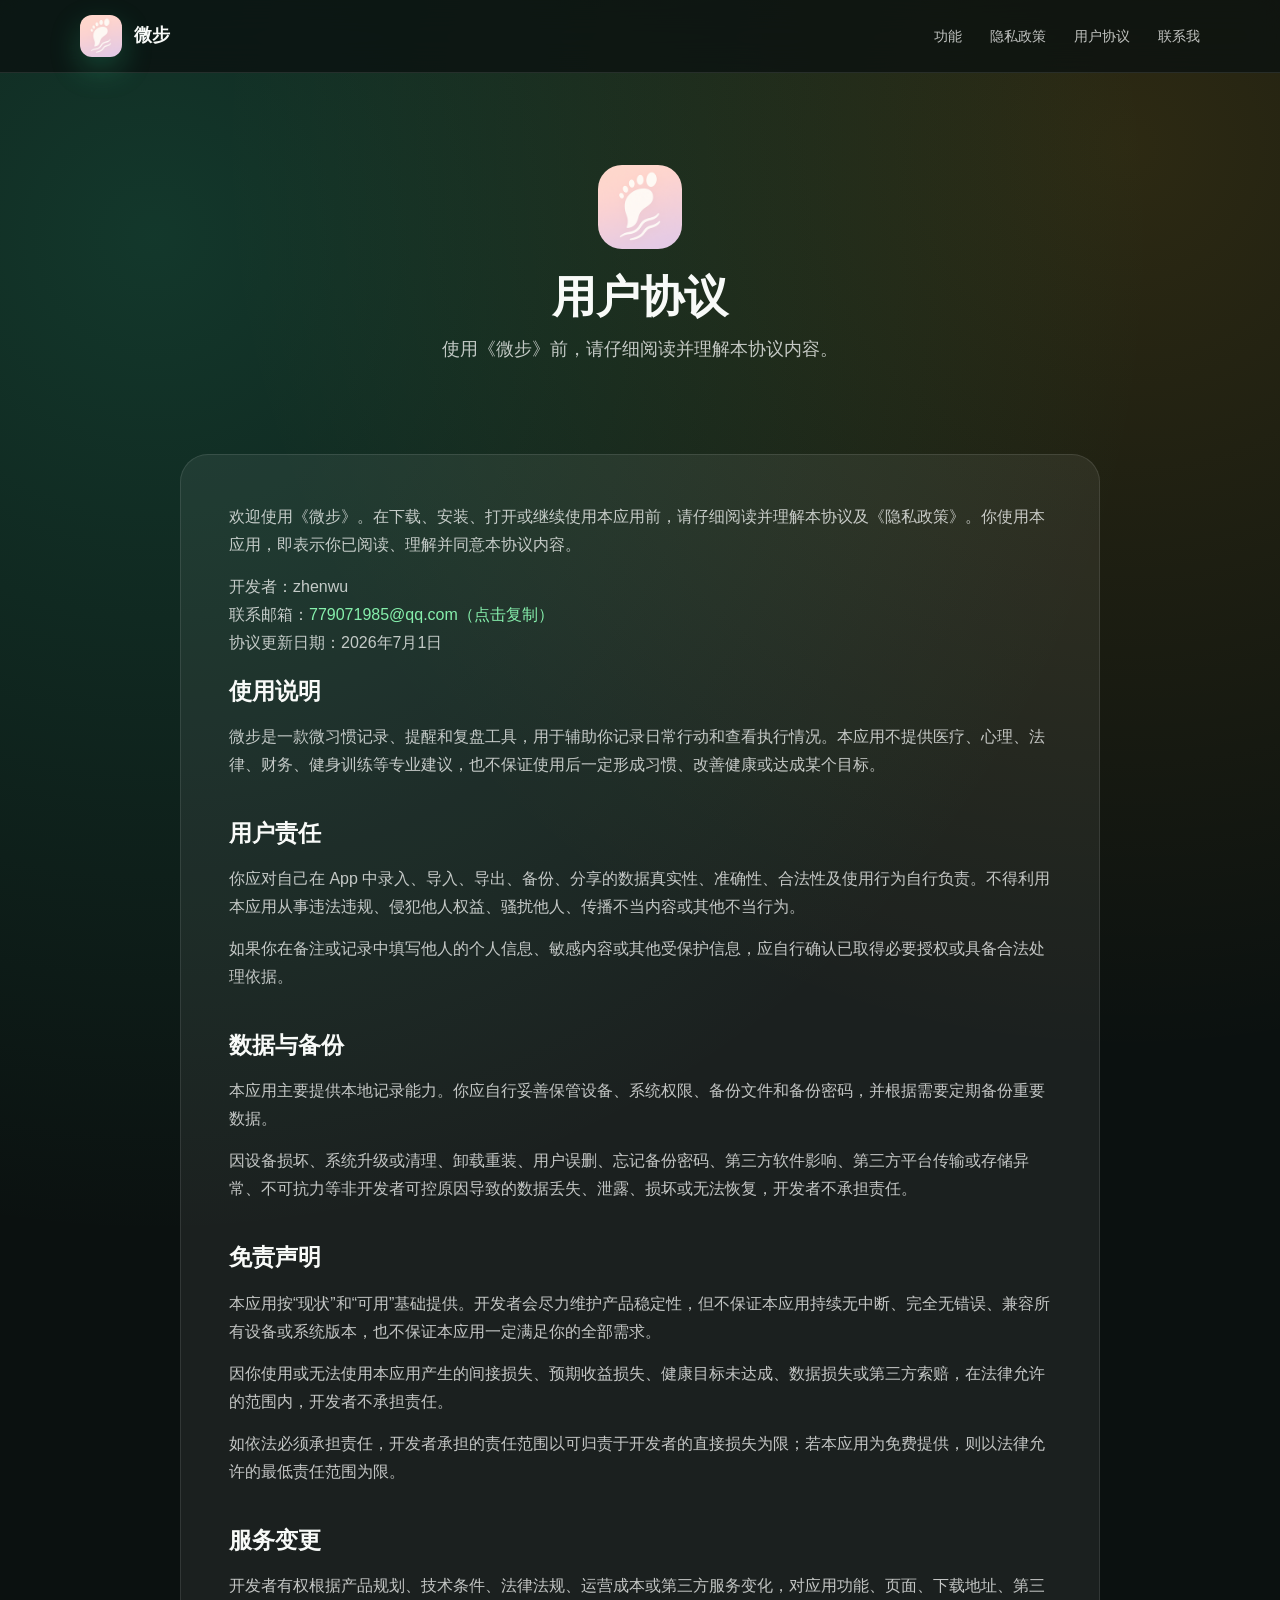
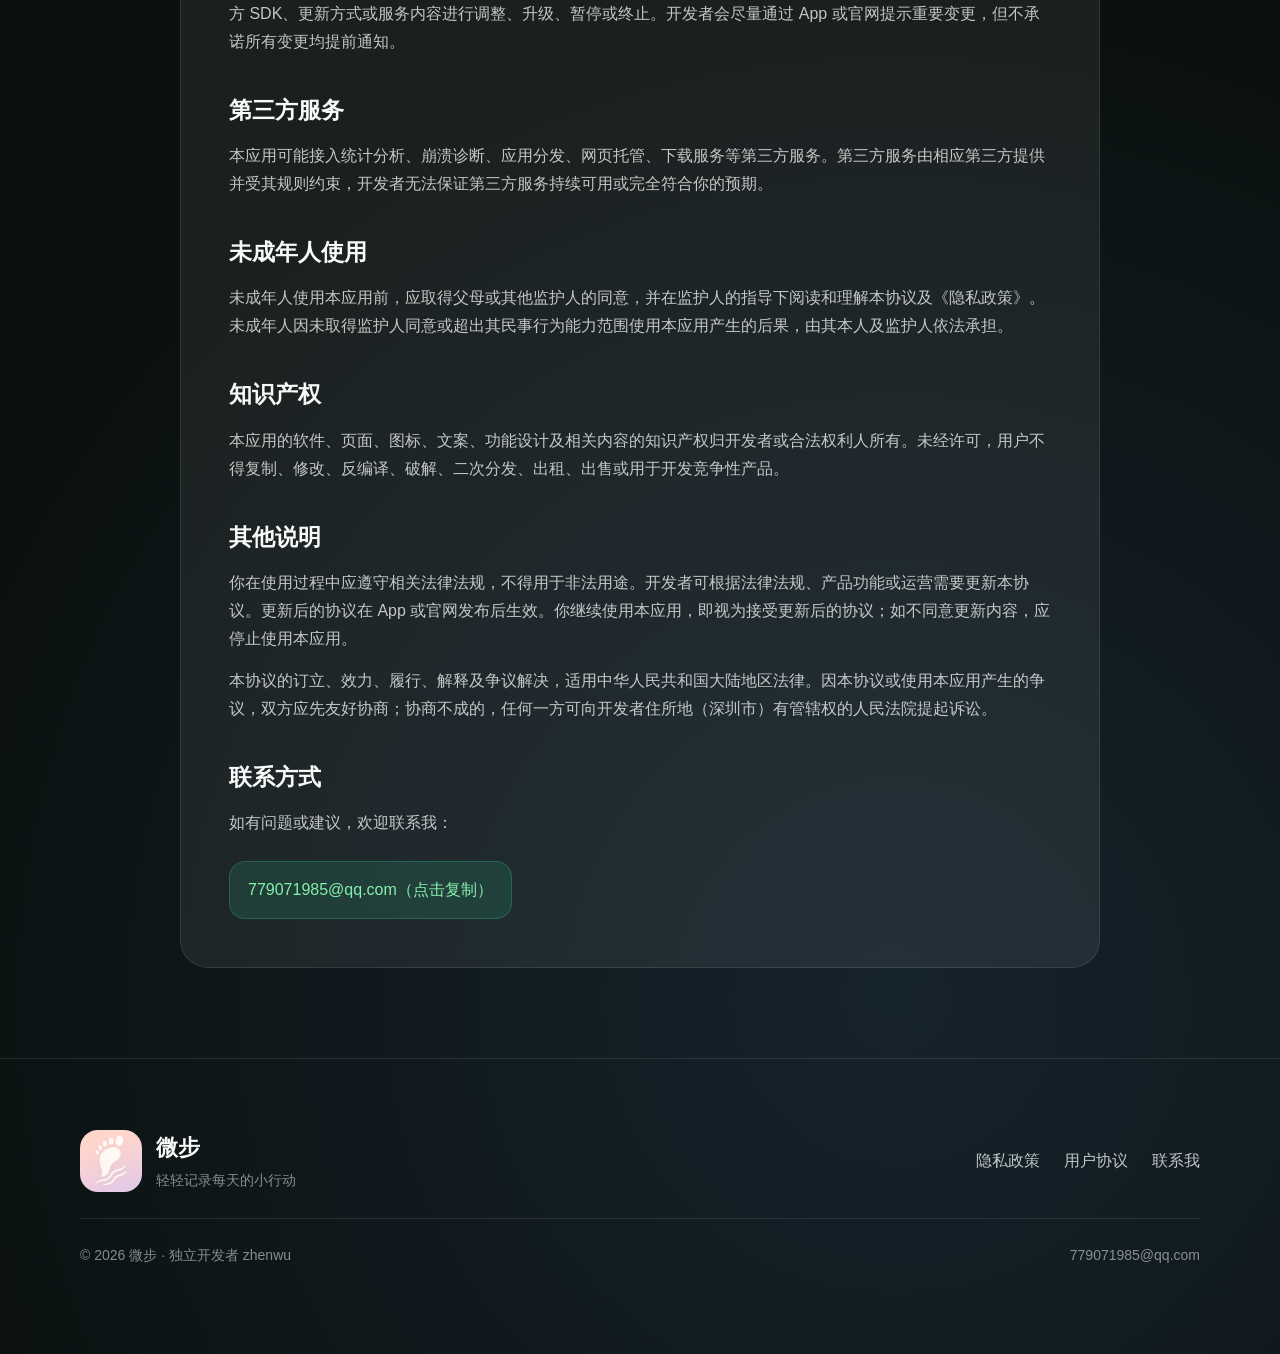
<file: terms.html>
<!DOCTYPE html>
<html lang="zh-CN">
<head>
    <meta charset="UTF-8"/>
    <meta name="viewport" content="width=device-width, initial-scale=1.0"/>
    <meta http-equiv="refresh" content="0; url=site/user_agreement.html"/>
    <title>用户协议 - 微步</title>
    <script>location.replace('site/user_agreement.html');</script>
</head>
<body>
    <p>正在打开<a href="site/user_agreement.html">用户协议 - 微步</a>...</p>
</body>
</html>
</file>
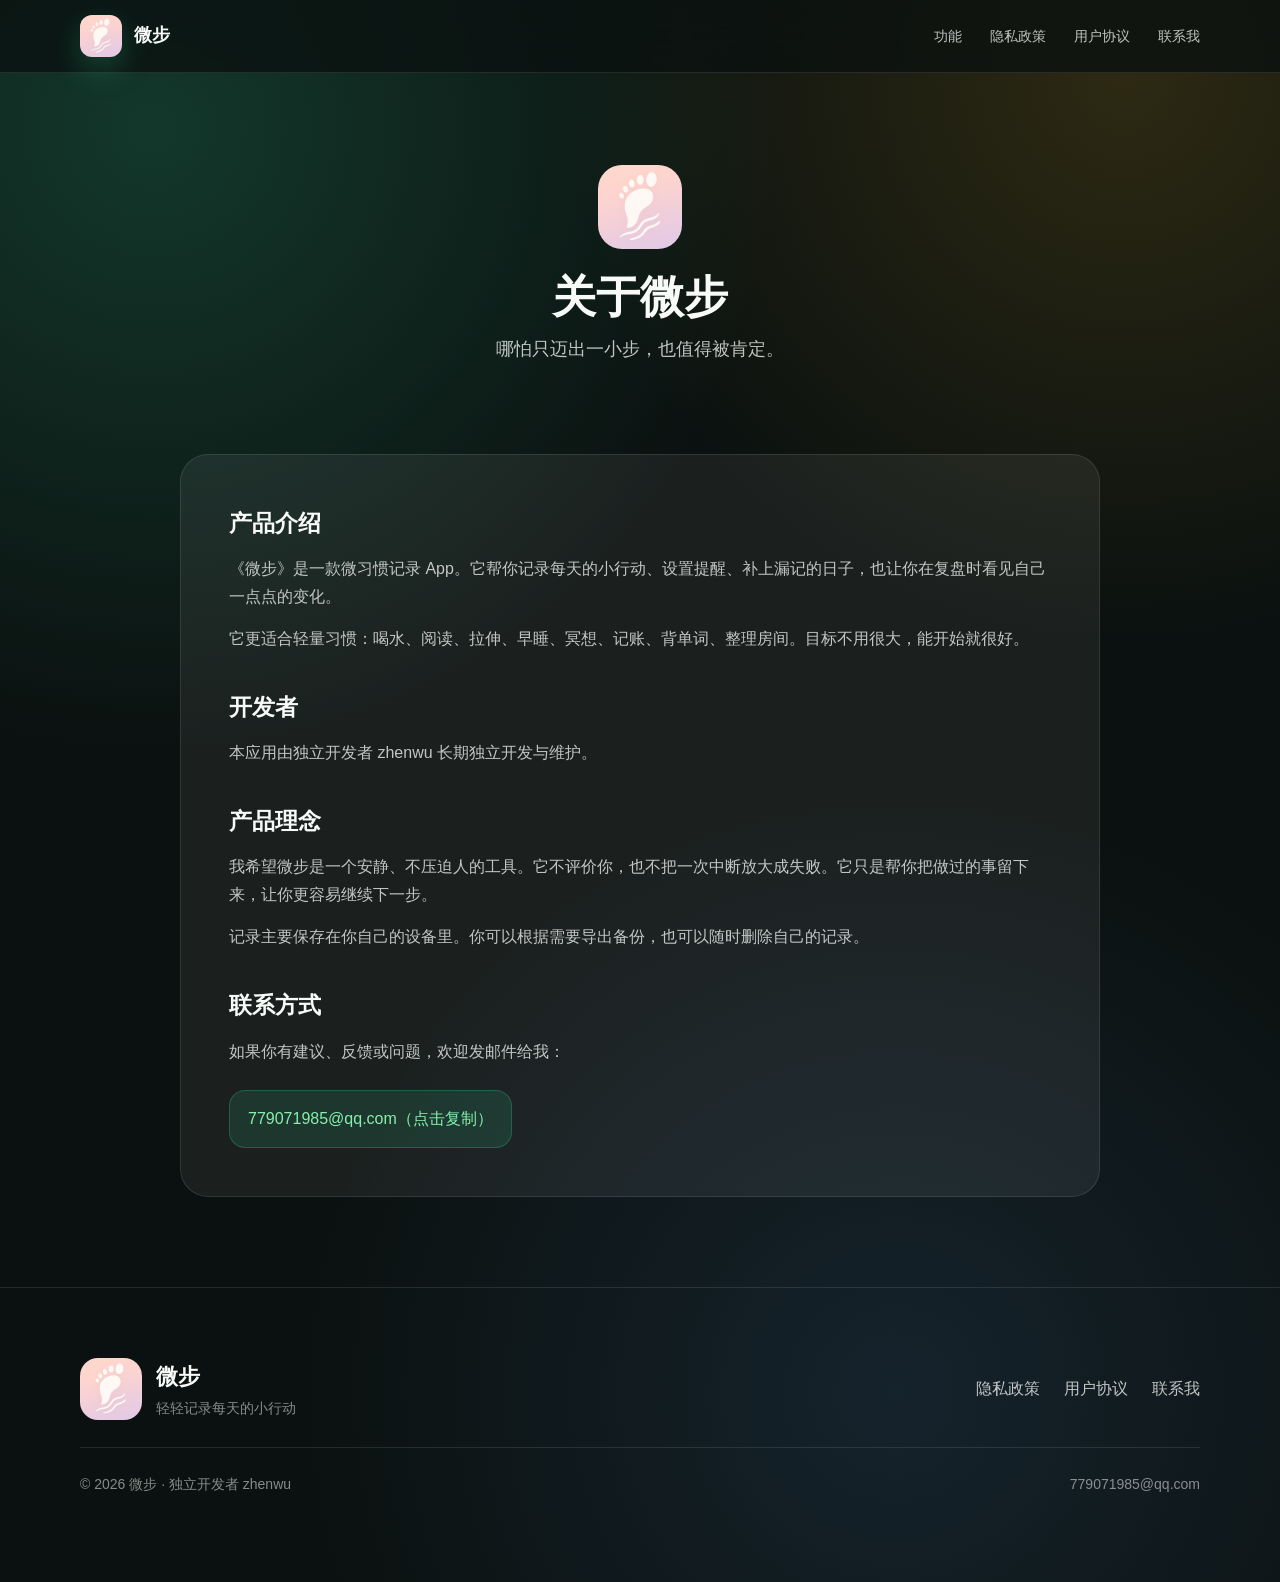
<file: site/about_us.html>
<!DOCTYPE html>
<html lang="zh-CN">
<head>
    <meta charset="UTF-8"/>
    <meta name="viewport" content="width=device-width, initial-scale=1.0"/>
    <meta name="theme-color" content="#0b1110"/>
    <link rel="icon" type="image/png" href="./assets/logo.png"/>
    <link rel="stylesheet" href="./css/common.css"/>
    <script src="./js/site.js" defer></script>
    <title>关于我 - 微步</title>
    <meta name="description" content="关于《微步》：一款由独立开发者维护的微习惯记录工具，帮助你轻轻记录每天的小行动。"/>
    <link rel="canonical" href="https://zhongzhenwu.github.io/weibu_privacy/site/about_us.html"/>
</head>
<body>
<nav class="navbar">
    <div class="container nav-inner">
        <a href="./index.html" class="nav-logo">
            <img src="./assets/logo.png" alt="微步 Logo" width="42" height="42">
            <span>微步</span>
        </a>
        <div class="nav-links">
            <a href="./index.html#features">功能</a>
            <a href="./privacy.html">隐私政策</a>
            <a href="./user_agreement.html">用户协议</a>
            <a href="./about_us.html">联系我</a>
        </div>
    </div>
</nav>
<header class="page-hero">
    <div class="container">
        <img src="./assets/logo.png" alt="微步 Logo" class="page-logo" width="84" height="84">
        <h1 class="page-title">关于微步</h1>
        <p class="page-subtitle">哪怕只迈出一小步，也值得被肯定。</p>
    </div>
</header>
<section class="policy-section">
    <div class="container">
        <div class="policy-wrapper">
            <h2>产品介绍</h2>
            <p>《微步》是一款微习惯记录 App。它帮你记录每天的小行动、设置提醒、补上漏记的日子，也让你在复盘时看见自己一点点的变化。</p>
            <p>它更适合轻量习惯：喝水、阅读、拉伸、早睡、冥想、记账、背单词、整理房间。目标不用很大，能开始就很好。</p>

            <h2>开发者</h2>
            <p>本应用由独立开发者 zhenwu 长期独立开发与维护。</p>

            <h2>产品理念</h2>
            <p>我希望微步是一个安静、不压迫人的工具。它不评价你，也不把一次中断放大成失败。它只是帮你把做过的事留下来，让你更容易继续下一步。</p>
            <p>记录主要保存在你自己的设备里。你可以根据需要导出备份，也可以随时删除自己的记录。</p>

            <h2>联系方式</h2>
            <p>如果你有建议、反馈或问题，欢迎发邮件给我：</p>
            <a href="mailto:779071985@qq.com" class="contact-box email-copy" data-email="779071985@qq.com" aria-label="复制联系邮箱 779071985@qq.com">779071985@qq.com（点击复制）</a>
        </div>
    </div>
</section>
<footer class="footer">
    <div class="container">
        <div class="footer-main">
            <div class="footer-brand">
                <img src="./assets/logo.png" alt="微步 Logo" width="62" height="62" loading="lazy">
                <div>
                    <h3>微步</h3>
                    <p>轻轻记录每天的小行动</p>
                </div>
            </div>
            <div class="footer-links">
                <a href="privacy.html">隐私政策</a>
                <a href="user_agreement.html">用户协议</a>
                <a href="about_us.html">联系我</a>
            </div>
        </div>
        <div class="footer-bottom">
            <span>© 2026 微步 · 独立开发者 zhenwu</span>
            <a href="mailto:779071985@qq.com" class="email-copy" data-email="779071985@qq.com" aria-label="复制联系邮箱 779071985@qq.com">779071985@qq.com</a>
        </div>
    </div>
</footer>
</body>
</html>
</file>
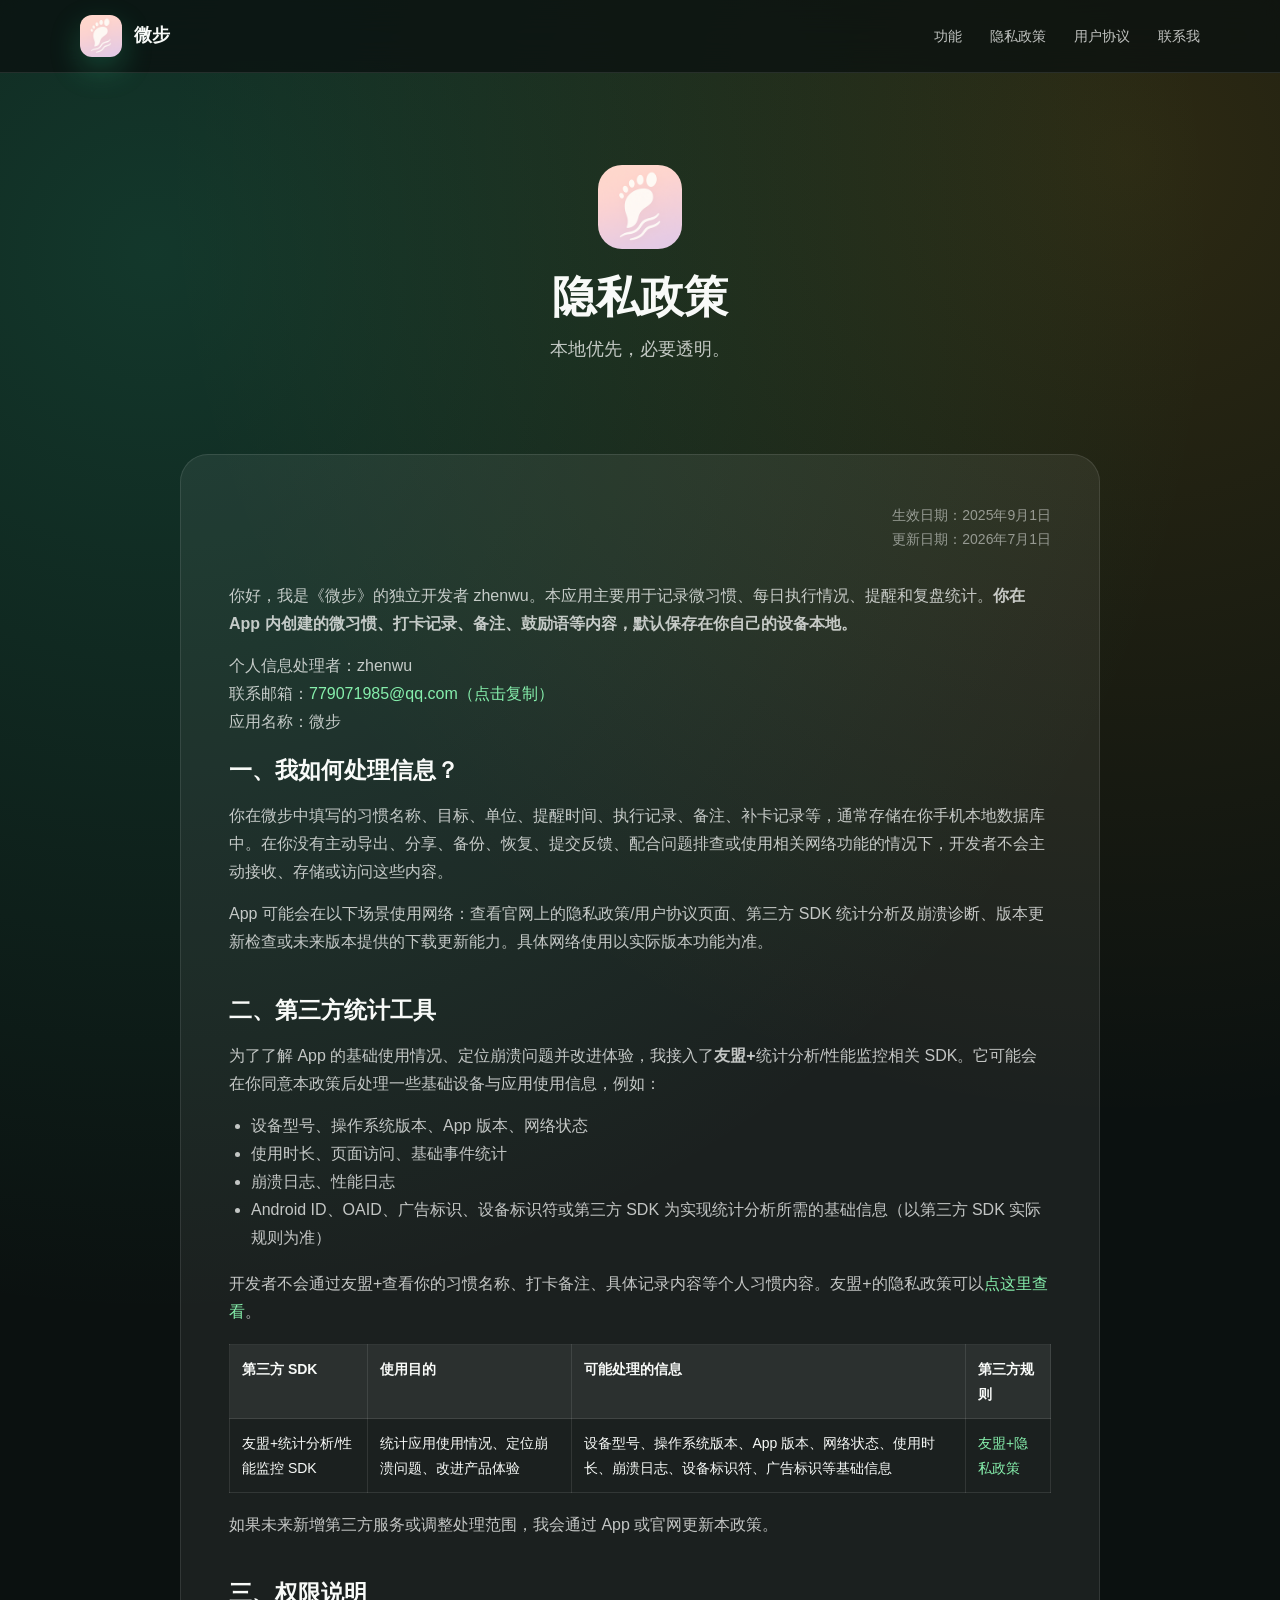
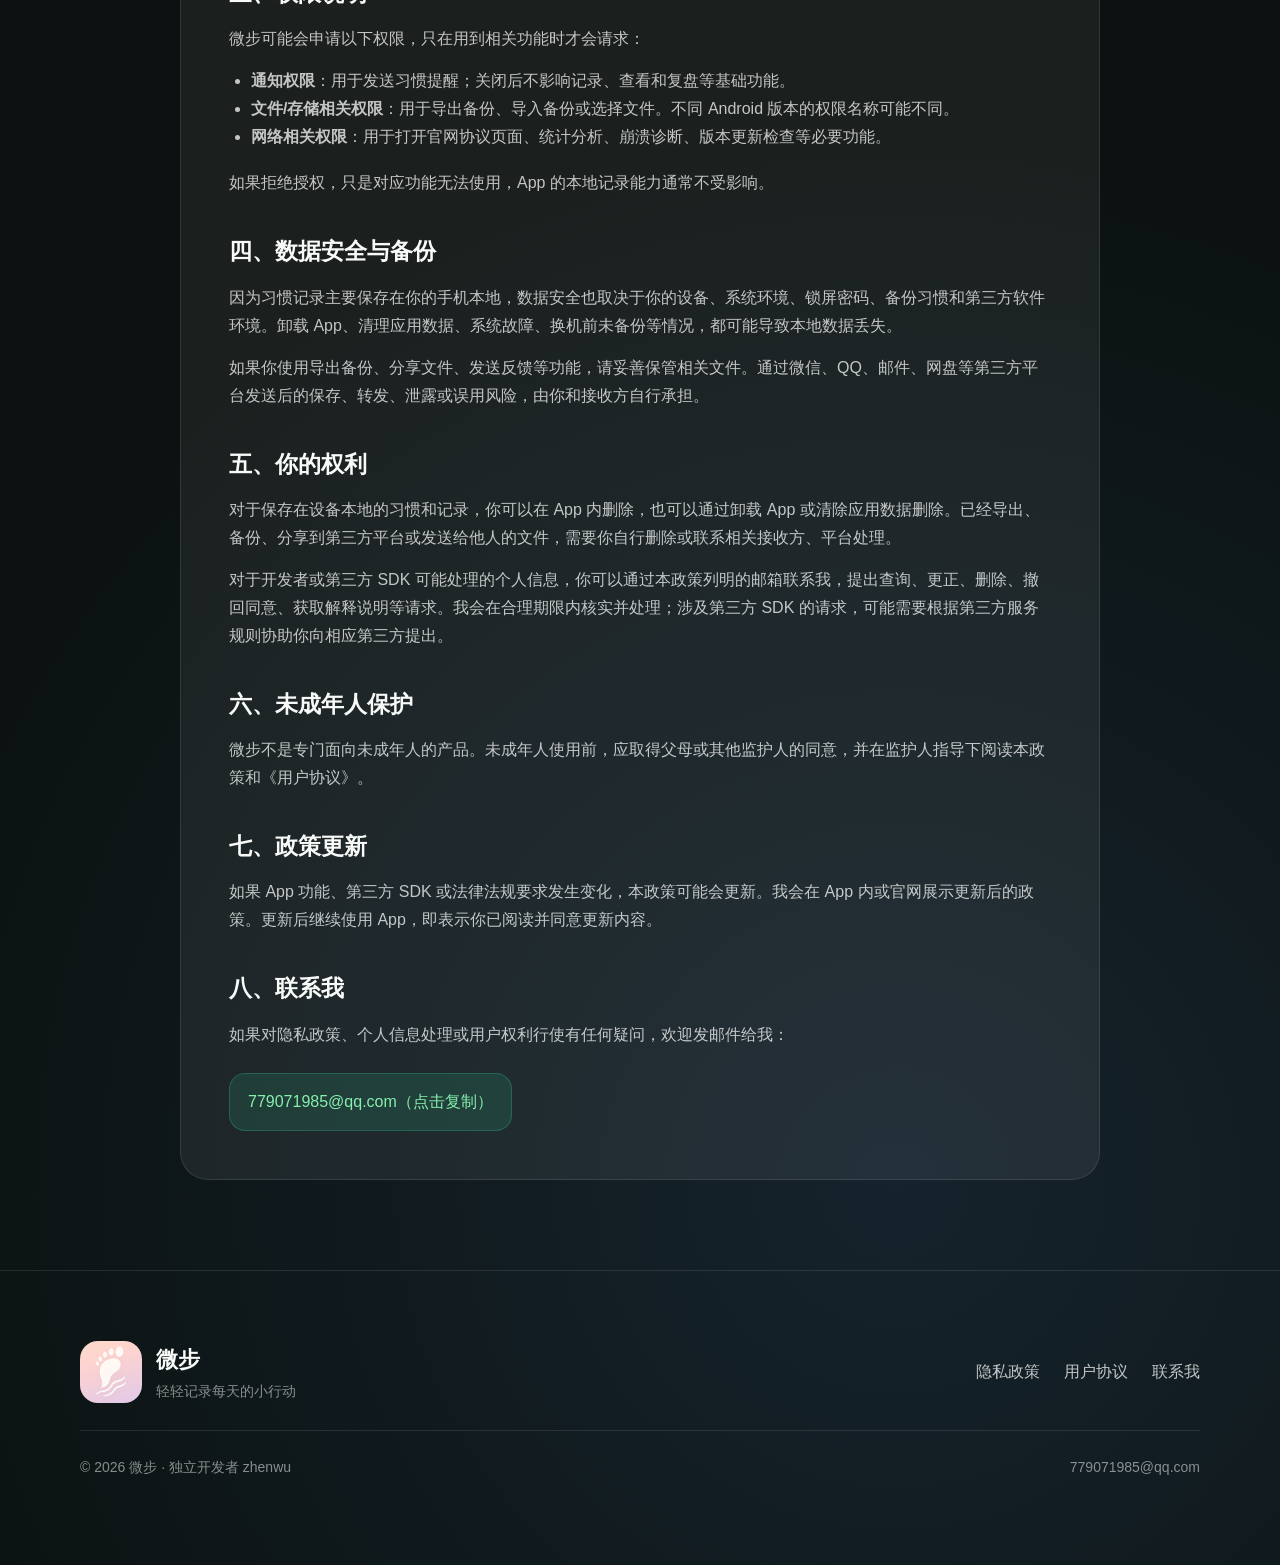
<file: site/privacy.html>
<!DOCTYPE html>
<html lang="zh-CN">
<head>
    <meta charset="UTF-8"/>
    <meta name="viewport" content="width=device-width, initial-scale=1.0"/>
    <meta name="theme-color" content="#0b1110"/>
    <link rel="icon" type="image/png" href="./assets/logo.png"/>
    <link rel="stylesheet" href="./css/common.css"/>
    <script src="./js/site.js" defer></script>
    <title>隐私政策 - 微步</title>
    <meta name="description" content="《微步》隐私政策，说明本应用如何处理本地习惯记录、通知权限、备份文件、第三方 SDK 与用户权利。"/>
    <link rel="canonical" href="https://zhongzhenwu.github.io/weibu_privacy/site/privacy.html"/>
</head>
<body>
<nav class="navbar">
    <div class="container nav-inner">
        <a href="./index.html" class="nav-logo">
            <img src="./assets/logo.png" alt="微步 Logo" width="42" height="42">
            <span>微步</span>
        </a>
        <div class="nav-links">
            <a href="./index.html#features">功能</a>
            <a href="./privacy.html">隐私政策</a>
            <a href="./user_agreement.html">用户协议</a>
            <a href="./about_us.html">联系我</a>
        </div>
    </div>
</nav>
<header class="page-hero">
    <div class="container">
        <img src="./assets/logo.png" alt="微步 Logo" class="page-logo" width="84" height="84">
        <h1 class="page-title">隐私政策</h1>
        <p class="page-subtitle">本地优先，必要透明。</p>
    </div>
</header>
<section class="policy-section">
    <div class="container">
        <div class="policy-wrapper">
            <div class="policy-date">生效日期：2025年9月1日<br>更新日期：2026年7月1日</div>
            <p>你好，我是《微步》的独立开发者 zhenwu。本应用主要用于记录微习惯、每日执行情况、提醒和复盘统计。<strong>你在 App 内创建的微习惯、打卡记录、备注、鼓励语等内容，默认保存在你自己的设备本地。</strong></p>
            <p>个人信息处理者：zhenwu<br>联系邮箱：<a href="mailto:779071985@qq.com" class="email-copy" data-email="779071985@qq.com" aria-label="复制联系邮箱 779071985@qq.com">779071985@qq.com（点击复制）</a><br>应用名称：微步</p>

            <h2>一、我如何处理信息？</h2>
            <p>你在微步中填写的习惯名称、目标、单位、提醒时间、执行记录、备注、补卡记录等，通常存储在你手机本地数据库中。在你没有主动导出、分享、备份、恢复、提交反馈、配合问题排查或使用相关网络功能的情况下，开发者不会主动接收、存储或访问这些内容。</p>
            <p>App 可能会在以下场景使用网络：查看官网上的隐私政策/用户协议页面、第三方 SDK 统计分析及崩溃诊断、版本更新检查或未来版本提供的下载更新能力。具体网络使用以实际版本功能为准。</p>

            <h2>二、第三方统计工具</h2>
            <p>为了了解 App 的基础使用情况、定位崩溃问题并改进体验，我接入了<strong>友盟+</strong>统计分析/性能监控相关 SDK。它可能会在你同意本政策后处理一些基础设备与应用使用信息，例如：</p>
            <ul>
                <li>设备型号、操作系统版本、App 版本、网络状态</li>
                <li>使用时长、页面访问、基础事件统计</li>
                <li>崩溃日志、性能日志</li>
                <li>Android ID、OAID、广告标识、设备标识符或第三方 SDK 为实现统计分析所需的基础信息（以第三方 SDK 实际规则为准）</li>
            </ul>
            <p>开发者不会通过友盟+查看你的习惯名称、打卡备注、具体记录内容等个人习惯内容。友盟+的隐私政策可以<a href="https://www.umeng.com/page/policy" target="_blank" rel="noopener noreferrer">点这里查看</a>。</p>
            <div class="policy-table-scroll">
                <table class="policy-table">
                    <thead><tr><th>第三方 SDK</th><th>使用目的</th><th>可能处理的信息</th><th>第三方规则</th></tr></thead>
                    <tbody><tr><td>友盟+统计分析/性能监控 SDK</td><td>统计应用使用情况、定位崩溃问题、改进产品体验</td><td>设备型号、操作系统版本、App 版本、网络状态、使用时长、崩溃日志、设备标识符、广告标识等基础信息</td><td><a href="https://www.umeng.com/page/policy" target="_blank" rel="noopener noreferrer">友盟+隐私政策</a></td></tr></tbody>
                </table>
            </div>
            <p>如果未来新增第三方服务或调整处理范围，我会通过 App 或官网更新本政策。</p>

            <h2>三、权限说明</h2>
            <p>微步可能会申请以下权限，只在用到相关功能时才会请求：</p>
            <ul>
                <li><strong>通知权限</strong>：用于发送习惯提醒；关闭后不影响记录、查看和复盘等基础功能。</li>
                <li><strong>文件/存储相关权限</strong>：用于导出备份、导入备份或选择文件。不同 Android 版本的权限名称可能不同。</li>
                <li><strong>网络相关权限</strong>：用于打开官网协议页面、统计分析、崩溃诊断、版本更新检查等必要功能。</li>
            </ul>
            <p>如果拒绝授权，只是对应功能无法使用，App 的本地记录能力通常不受影响。</p>

            <h2>四、数据安全与备份</h2>
            <p>因为习惯记录主要保存在你的手机本地，数据安全也取决于你的设备、系统环境、锁屏密码、备份习惯和第三方软件环境。卸载 App、清理应用数据、系统故障、换机前未备份等情况，都可能导致本地数据丢失。</p>
            <p>如果你使用导出备份、分享文件、发送反馈等功能，请妥善保管相关文件。通过微信、QQ、邮件、网盘等第三方平台发送后的保存、转发、泄露或误用风险，由你和接收方自行承担。</p>

            <h2>五、你的权利</h2>
            <p>对于保存在设备本地的习惯和记录，你可以在 App 内删除，也可以通过卸载 App 或清除应用数据删除。已经导出、备份、分享到第三方平台或发送给他人的文件，需要你自行删除或联系相关接收方、平台处理。</p>
            <p>对于开发者或第三方 SDK 可能处理的个人信息，你可以通过本政策列明的邮箱联系我，提出查询、更正、删除、撤回同意、获取解释说明等请求。我会在合理期限内核实并处理；涉及第三方 SDK 的请求，可能需要根据第三方服务规则协助你向相应第三方提出。</p>

            <h2>六、未成年人保护</h2>
            <p>微步不是专门面向未成年人的产品。未成年人使用前，应取得父母或其他监护人的同意，并在监护人指导下阅读本政策和《用户协议》。</p>

            <h2>七、政策更新</h2>
            <p>如果 App 功能、第三方 SDK 或法律法规要求发生变化，本政策可能会更新。我会在 App 内或官网展示更新后的政策。更新后继续使用 App，即表示你已阅读并同意更新内容。</p>

            <h2>八、联系我</h2>
            <p>如果对隐私政策、个人信息处理或用户权利行使有任何疑问，欢迎发邮件给我：</p>
            <a href="mailto:779071985@qq.com" class="contact-box email-copy" data-email="779071985@qq.com" aria-label="复制联系邮箱 779071985@qq.com">779071985@qq.com（点击复制）</a>
        </div>
    </div>
</section>
<footer class="footer">
    <div class="container">
        <div class="footer-main">
            <div class="footer-brand">
                <img src="./assets/logo.png" alt="微步 Logo" width="62" height="62" loading="lazy">
                <div>
                    <h3>微步</h3>
                    <p>轻轻记录每天的小行动</p>
                </div>
            </div>
            <div class="footer-links">
                <a href="privacy.html">隐私政策</a>
                <a href="user_agreement.html">用户协议</a>
                <a href="about_us.html">联系我</a>
            </div>
        </div>
        <div class="footer-bottom">
            <span>© 2026 微步 · 独立开发者 zhenwu</span>
            <a href="mailto:779071985@qq.com" class="email-copy" data-email="779071985@qq.com" aria-label="复制联系邮箱 779071985@qq.com">779071985@qq.com</a>
        </div>
    </div>
</footer>
</body>
</html>
</file>
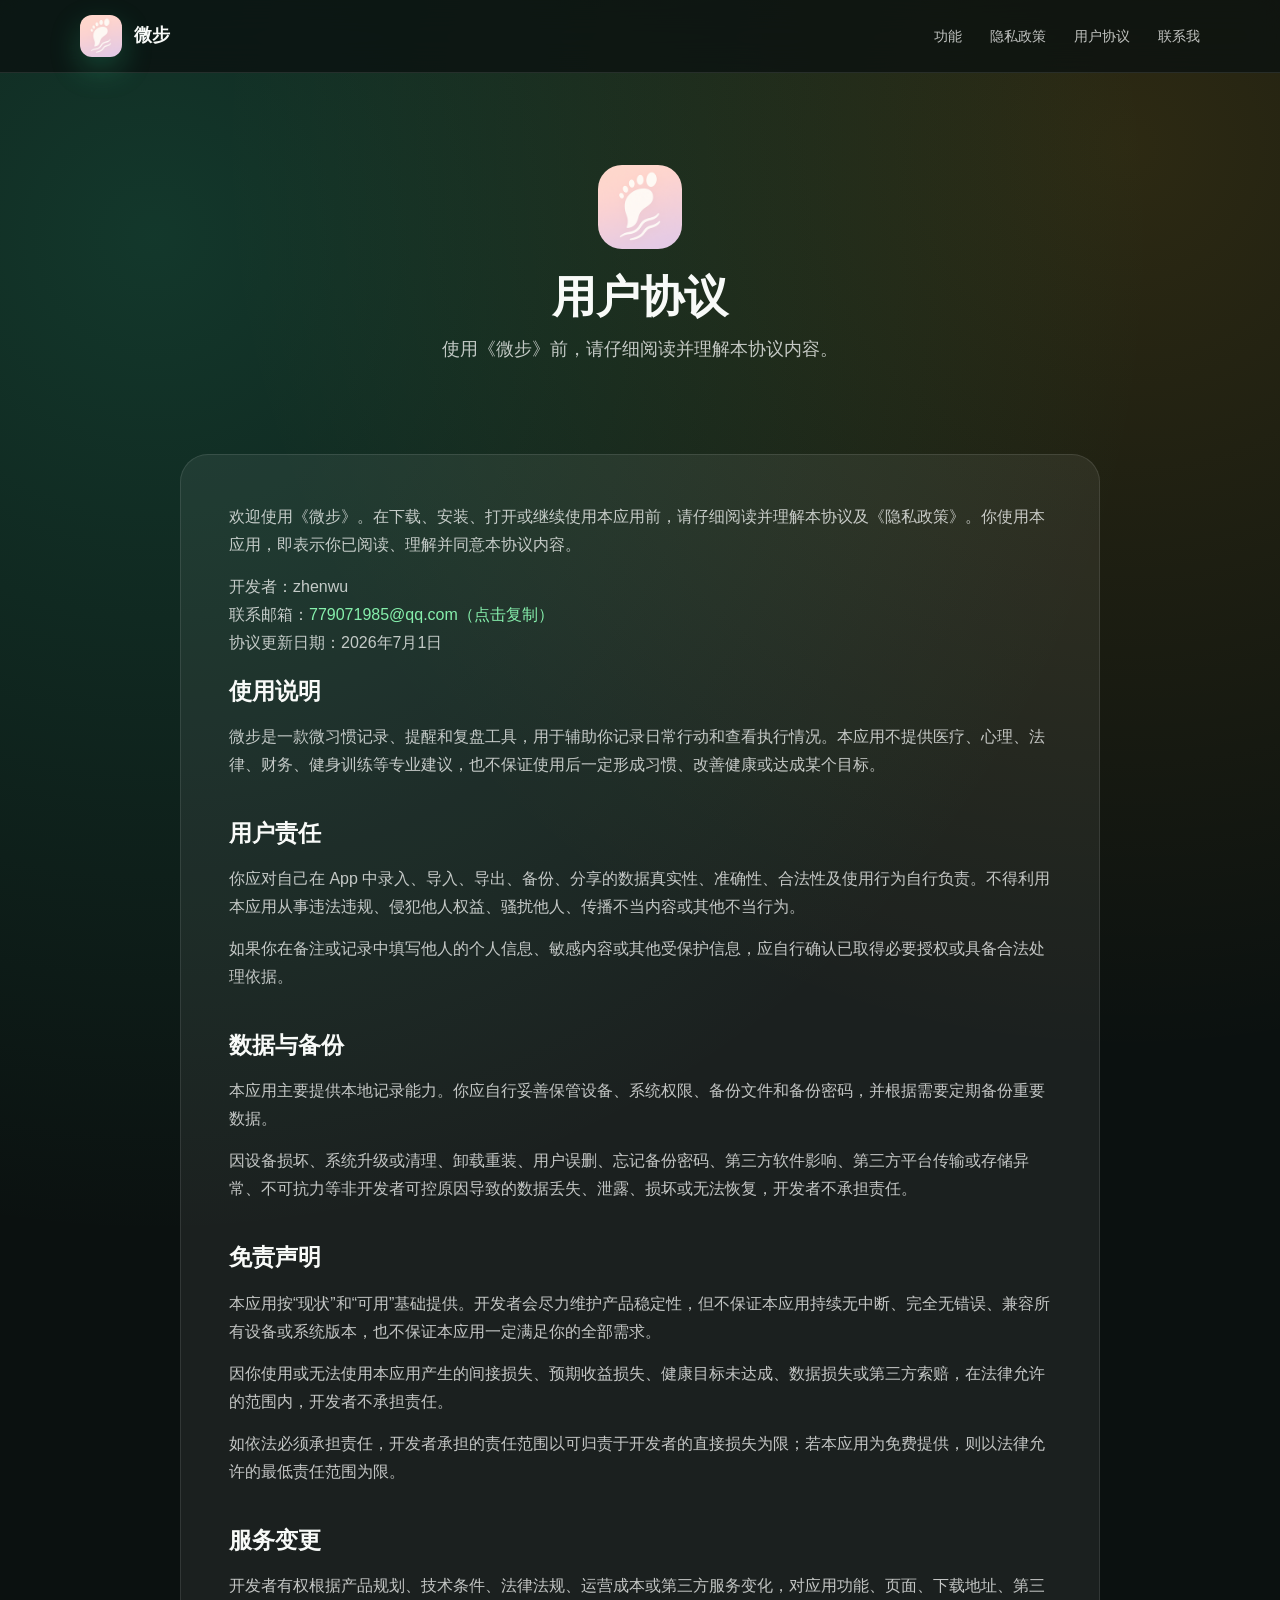
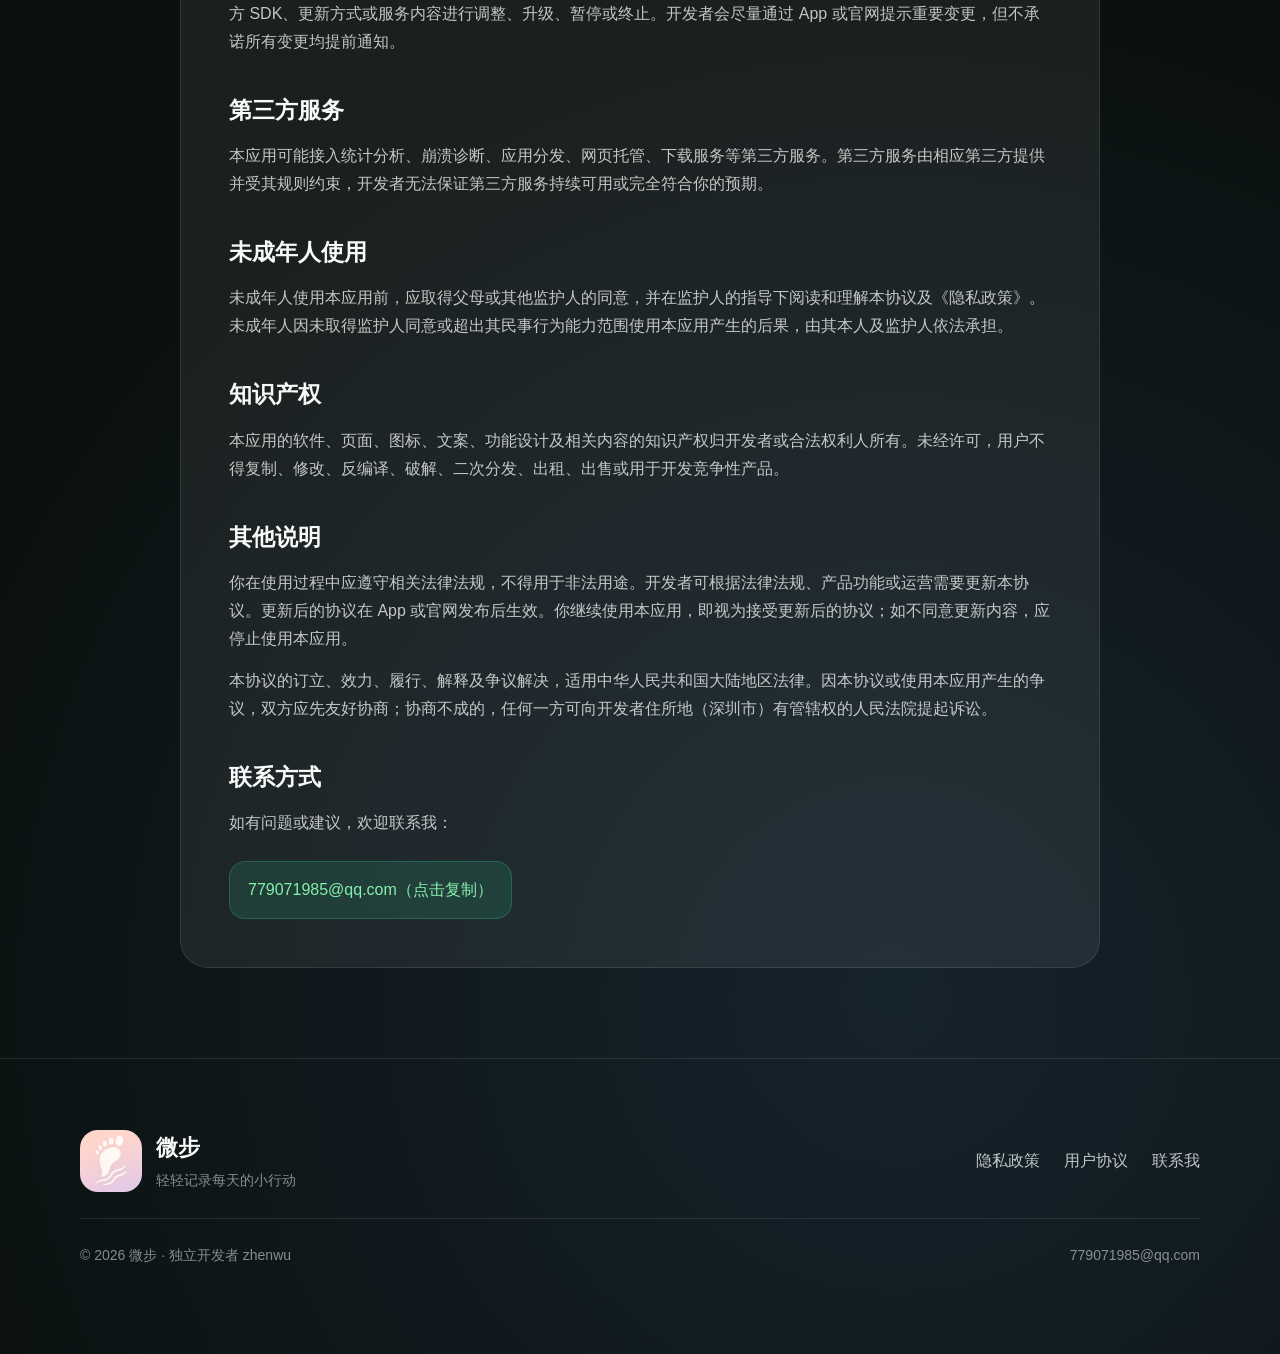
<file: site/user_agreement.html>
<!DOCTYPE html>
<html lang="zh-CN">
<head>
    <meta charset="UTF-8"/>
    <meta name="viewport" content="width=device-width, initial-scale=1.0"/>
    <meta name="theme-color" content="#0b1110"/>
    <link rel="icon" type="image/png" href="./assets/logo.png"/>
    <link rel="stylesheet" href="./css/common.css"/>
    <script src="./js/site.js" defer></script>
    <title>用户协议 - 微步</title>
    <meta name="description" content="《微步》用户协议，说明应用使用规则、用户责任、数据与备份、免责声明和联系方式。"/>
    <link rel="canonical" href="https://zhongzhenwu.github.io/weibu_privacy/site/user_agreement.html"/>
</head>
<body>
<nav class="navbar">
    <div class="container nav-inner">
        <a href="./index.html" class="nav-logo">
            <img src="./assets/logo.png" alt="微步 Logo" width="42" height="42">
            <span>微步</span>
        </a>
        <div class="nav-links">
            <a href="./index.html#features">功能</a>
            <a href="./privacy.html">隐私政策</a>
            <a href="./user_agreement.html">用户协议</a>
            <a href="./about_us.html">联系我</a>
        </div>
    </div>
</nav>
<header class="page-hero">
    <div class="container">
        <img src="./assets/logo.png" alt="微步 Logo" class="page-logo" width="84" height="84">
        <h1 class="page-title">用户协议</h1>
        <p class="page-subtitle">使用《微步》前，请仔细阅读并理解本协议内容。</p>
    </div>
</header>
<section class="policy-section">
    <div class="container">
        <div class="policy-wrapper">
            <p>欢迎使用《微步》。在下载、安装、打开或继续使用本应用前，请仔细阅读并理解本协议及《隐私政策》。你使用本应用，即表示你已阅读、理解并同意本协议内容。</p>
            <p>开发者：zhenwu<br>联系邮箱：<a href="mailto:779071985@qq.com" class="email-copy" data-email="779071985@qq.com" aria-label="复制联系邮箱 779071985@qq.com">779071985@qq.com（点击复制）</a><br>协议更新日期：2026年7月1日</p>

            <h2>使用说明</h2>
            <p>微步是一款微习惯记录、提醒和复盘工具，用于辅助你记录日常行动和查看执行情况。本应用不提供医疗、心理、法律、财务、健身训练等专业建议，也不保证使用后一定形成习惯、改善健康或达成某个目标。</p>

            <h2>用户责任</h2>
            <p>你应对自己在 App 中录入、导入、导出、备份、分享的数据真实性、准确性、合法性及使用行为自行负责。不得利用本应用从事违法违规、侵犯他人权益、骚扰他人、传播不当内容或其他不当行为。</p>
            <p>如果你在备注或记录中填写他人的个人信息、敏感内容或其他受保护信息，应自行确认已取得必要授权或具备合法处理依据。</p>

            <h2>数据与备份</h2>
            <p>本应用主要提供本地记录能力。你应自行妥善保管设备、系统权限、备份文件和备份密码，并根据需要定期备份重要数据。</p>
            <p>因设备损坏、系统升级或清理、卸载重装、用户误删、忘记备份密码、第三方软件影响、第三方平台传输或存储异常、不可抗力等非开发者可控原因导致的数据丢失、泄露、损坏或无法恢复，开发者不承担责任。</p>

            <h2>免责声明</h2>
            <p>本应用按“现状”和“可用”基础提供。开发者会尽力维护产品稳定性，但不保证本应用持续无中断、完全无错误、兼容所有设备或系统版本，也不保证本应用一定满足你的全部需求。</p>
            <p>因你使用或无法使用本应用产生的间接损失、预期收益损失、健康目标未达成、数据损失或第三方索赔，在法律允许的范围内，开发者不承担责任。</p>
            <p>如依法必须承担责任，开发者承担的责任范围以可归责于开发者的直接损失为限；若本应用为免费提供，则以法律允许的最低责任范围为限。</p>

            <h2>服务变更</h2>
            <p>开发者有权根据产品规划、技术条件、法律法规、运营成本或第三方服务变化，对应用功能、页面、下载地址、第三方 SDK、更新方式或服务内容进行调整、升级、暂停或终止。开发者会尽量通过 App 或官网提示重要变更，但不承诺所有变更均提前通知。</p>

            <h2>第三方服务</h2>
            <p>本应用可能接入统计分析、崩溃诊断、应用分发、网页托管、下载服务等第三方服务。第三方服务由相应第三方提供并受其规则约束，开发者无法保证第三方服务持续可用或完全符合你的预期。</p>

            <h2>未成年人使用</h2>
            <p>未成年人使用本应用前，应取得父母或其他监护人的同意，并在监护人的指导下阅读和理解本协议及《隐私政策》。未成年人因未取得监护人同意或超出其民事行为能力范围使用本应用产生的后果，由其本人及监护人依法承担。</p>

            <h2>知识产权</h2>
            <p>本应用的软件、页面、图标、文案、功能设计及相关内容的知识产权归开发者或合法权利人所有。未经许可，用户不得复制、修改、反编译、破解、二次分发、出租、出售或用于开发竞争性产品。</p>

            <h2>其他说明</h2>
            <p>你在使用过程中应遵守相关法律法规，不得用于非法用途。开发者可根据法律法规、产品功能或运营需要更新本协议。更新后的协议在 App 或官网发布后生效。你继续使用本应用，即视为接受更新后的协议；如不同意更新内容，应停止使用本应用。</p>
            <p>本协议的订立、效力、履行、解释及争议解决，适用中华人民共和国大陆地区法律。因本协议或使用本应用产生的争议，双方应先友好协商；协商不成的，任何一方可向开发者住所地（深圳市）有管辖权的人民法院提起诉讼。</p>

            <h2>联系方式</h2>
            <p>如有问题或建议，欢迎联系我：</p>
            <a href="mailto:779071985@qq.com" class="contact-box email-copy" data-email="779071985@qq.com" aria-label="复制联系邮箱 779071985@qq.com">779071985@qq.com（点击复制）</a>
        </div>
    </div>
</section>
<footer class="footer">
    <div class="container">
        <div class="footer-main">
            <div class="footer-brand">
                <img src="./assets/logo.png" alt="微步 Logo" width="62" height="62" loading="lazy">
                <div>
                    <h3>微步</h3>
                    <p>轻轻记录每天的小行动</p>
                </div>
            </div>
            <div class="footer-links">
                <a href="privacy.html">隐私政策</a>
                <a href="user_agreement.html">用户协议</a>
                <a href="about_us.html">联系我</a>
            </div>
        </div>
        <div class="footer-bottom">
            <span>© 2026 微步 · 独立开发者 zhenwu</span>
            <a href="mailto:779071985@qq.com" class="email-copy" data-email="779071985@qq.com" aria-label="复制联系邮箱 779071985@qq.com">779071985@qq.com</a>
        </div>
    </div>
</footer>
</body>
</html>
</file>
<file: site/css/common.css>
:root {
    --bg: #0b1110;
    --panel: rgba(255, 255, 255, 0.06);
    --panel-strong: rgba(255, 255, 255, 0.10);
    --text: #f8faf8;
    --sub: rgba(248, 250, 248, 0.76);
    --muted: rgba(248, 250, 248, 0.52);
    --line: rgba(255, 255, 255, 0.10);
    --green: #34d399;
    --green-dark: #059669;
    --amber: #fbbf24;
    --rose: #fb7185;
    --blue: #60a5fa;
    --radius: 24px;
}

* { box-sizing: border-box; margin: 0; padding: 0; }
html { scroll-behavior: smooth; }
body {
    font-family: -apple-system, BlinkMacSystemFont, "PingFang SC", "Microsoft YaHei", sans-serif;
    background:
        radial-gradient(circle at 12% 8%, rgba(52, 211, 153, 0.20), transparent 34%),
        radial-gradient(circle at 88% 5%, rgba(251, 191, 36, 0.14), transparent 30%),
        radial-gradient(circle at 70% 88%, rgba(96, 165, 250, 0.12), transparent 36%),
        var(--bg);
    color: var(--text);
    line-height: 1.75;
    overflow-x: hidden;
    -webkit-font-smoothing: antialiased;
}
a { color: inherit; text-decoration: none; }
img { display: block; max-width: 100%; }
.container { width: min(1120px, 92vw); margin: 0 auto; }

.navbar {
    position: sticky;
    top: 0;
    z-index: 20;
    background: rgba(11, 17, 16, 0.78);
    border-bottom: 1px solid var(--line);
    backdrop-filter: blur(18px);
}
.nav-inner { height: 72px; display: flex; align-items: center; justify-content: space-between; gap: 24px; }
.nav-logo { display: flex; align-items: center; gap: 12px; font-weight: 800; font-size: 18px; }
.nav-logo img { width: 42px; height: 42px; border-radius: 12px; box-shadow: 0 12px 30px rgba(52, 211, 153, 0.25); }
.nav-links { display: flex; align-items: center; gap: 28px; color: var(--sub); font-size: 14px; }
.nav-links a:hover { color: var(--text); }

.hero { position: relative; padding: 96px 0 104px; overflow: hidden; }
.hero::before {
    content: "";
    position: absolute;
    inset: 0;
    background-image: linear-gradient(rgba(255,255,255,0.035) 1px, transparent 1px), linear-gradient(90deg, rgba(255,255,255,0.035) 1px, transparent 1px);
    background-size: 42px 42px;
    mask-image: radial-gradient(circle at center, black, transparent 74%);
    pointer-events: none;
}
.hero-layout { position: relative; display: grid; grid-template-columns: 1.06fr 0.94fr; align-items: center; gap: 64px; }
.logo-large { width: 112px; height: 112px; border-radius: 28px; margin-bottom: 34px; box-shadow: 0 26px 70px rgba(52, 211, 153, 0.25); }
h1 { font-size: clamp(42px, 6vw, 72px); line-height: 1.05; letter-spacing: 0; font-weight: 900; margin-bottom: 26px; }
.subtitle { max-width: 620px; color: var(--sub); font-size: 20px; line-height: 1.9; margin-bottom: 32px; }
.badges { display: flex; flex-wrap: wrap; gap: 12px; margin-bottom: 36px; }
.badge { padding: 8px 16px; border-radius: 999px; background: rgba(52, 211, 153, 0.12); border: 1px solid rgba(52, 211, 153, 0.24); color: #bbf7d0; font-size: 14px; }
.buttons { display: flex; flex-wrap: wrap; gap: 16px; }
.btn { display: inline-flex; align-items: center; justify-content: center; min-height: 54px; padding: 0 26px; border-radius: 18px; font-weight: 800; transition: 0.25s ease; }
.btn-primary { background: linear-gradient(135deg, var(--green), var(--green-dark)); color: #04110d; box-shadow: 0 18px 44px rgba(52, 211, 153, 0.28); }
.btn-secondary { border: 1px solid var(--line); background: rgba(255, 255, 255, 0.05); color: var(--text); }
.btn:hover { transform: translateY(-2px); }
.trust { margin-top: 24px; color: var(--muted); font-size: 14px; }

.phone-board { position: relative; min-height: 520px; display: flex; align-items: center; justify-content: center; }
.phone-card {
    width: min(360px, 82vw);
    aspect-ratio: 9 / 16;
    border-radius: 44px;
    padding: 18px;
    background: linear-gradient(145deg, #1f2a28, #050807);
    border: 1px solid var(--line);
    box-shadow: 0 40px 120px rgba(0,0,0,0.44), 0 0 90px rgba(52,211,153,0.15);
    transform: rotate(4deg);
}
.phone-screen { height: 100%; border-radius: 32px; background: #f6fbf7; color: #17211d; padding: 24px 18px; overflow: hidden; }
.screen-top { display: flex; align-items: center; justify-content: space-between; margin-bottom: 24px; font-size: 13px; color: #64736d; }
.today-card { padding: 18px; border-radius: 20px; background: linear-gradient(135deg, #d1fae5, #fef3c7); margin-bottom: 16px; }
.today-card strong { display: block; font-size: 24px; color: #0f2c22; margin-bottom: 4px; }
.task { display: flex; align-items: center; justify-content: space-between; gap: 14px; padding: 14px; border-radius: 16px; background: #ffffff; box-shadow: 0 8px 26px rgba(22, 101, 52, 0.08); margin-bottom: 12px; }
.task-name { font-weight: 800; color: #15231e; }
.task-sub { font-size: 12px; color: #718078; }
.task-btn { flex: 0 0 auto; min-width: 64px; height: 34px; border-radius: 17px; background: #22c55e; color: #052e16; display: flex; align-items: center; justify-content: center; font-size: 12px; font-weight: 800; }
.quote { margin-top: 18px; padding: 16px; border-radius: 18px; background: #ecfdf5; color: #315246; font-size: 14px; }

section { padding: 104px 0; }
.section-title { text-align: center; font-size: clamp(30px, 4vw, 44px); line-height: 1.18; font-weight: 900; margin-bottom: 16px; }
.section-desc { max-width: 720px; text-align: center; color: var(--muted); margin: 0 auto 56px; font-size: 17px; }
.features { display: grid; grid-template-columns: repeat(3, 1fr); gap: 22px; }
.card { border-radius: var(--radius); background: linear-gradient(180deg, var(--panel-strong), var(--panel)); border: 1px solid var(--line); padding: 30px; box-shadow: 0 16px 48px rgba(0,0,0,0.18); }
.card h3 { font-size: 21px; margin-bottom: 12px; line-height: 1.35; }
.card p { color: var(--sub); font-size: 15px; }

.flow { display: grid; grid-template-columns: repeat(3, 1fr); gap: 22px; }
.flow-item { padding: 32px; border-radius: var(--radius); border: 1px solid var(--line); background: rgba(255,255,255,0.045); }
.flow-item span { display: inline-flex; width: 44px; height: 44px; align-items: center; justify-content: center; border-radius: 14px; background: rgba(251,191,36,0.14); color: #fde68a; font-weight: 900; margin-bottom: 18px; }
.flow-item h3 { margin-bottom: 10px; font-size: 20px; }
.flow-item p { color: var(--sub); font-size: 15px; }

.cta-band { padding: 72px 0; }
.cta-box { text-align: center; padding: 54px 30px; border-radius: 28px; background: linear-gradient(135deg, rgba(52,211,153,0.16), rgba(251,191,36,0.10)); border: 1px solid rgba(52,211,153,0.22); }
.cta-box h2 { font-size: 34px; margin-bottom: 12px; }
.cta-box p { color: var(--sub); margin-bottom: 28px; }

.about-shell { display: grid; grid-template-columns: 1.15fr 0.85fr; gap: 24px; align-items: stretch; }
.about-text { padding: 38px; border-radius: 28px; background: rgba(255,255,255,0.055); border: 1px solid var(--line); }
.about-text .section-title { text-align: left; margin-bottom: 20px; }
.about-text p { color: var(--sub); margin-bottom: 14px; }
.note-card { padding: 34px; border-radius: 28px; background: rgba(96,165,250,0.10); border: 1px solid rgba(96,165,250,0.20); }
.note-card h3 { font-size: 22px; margin-bottom: 14px; }
.note-card p { color: var(--sub); }
.tags { display: flex; flex-wrap: wrap; gap: 10px; margin-top: 22px; }
.tags span { padding: 8px 13px; border-radius: 999px; background: rgba(255,255,255,0.06); border: 1px solid var(--line); color: var(--sub); font-size: 13px; }

.footer { padding: 70px 0 86px; border-top: 1px solid var(--line); }
.footer-main { display: flex; align-items: center; justify-content: space-between; gap: 24px; padding-bottom: 26px; }
.footer-brand { display: flex; align-items: center; gap: 14px; }
.footer-brand img { width: 62px; height: 62px; border-radius: 18px; }
.footer-brand h3 { font-size: 22px; }
.footer-brand p { color: var(--muted); font-size: 14px; }
.footer-links { display: flex; flex-wrap: wrap; gap: 24px; color: var(--sub); }
.footer-bottom { border-top: 1px solid var(--line); padding-top: 24px; display: flex; justify-content: space-between; gap: 18px; flex-wrap: wrap; color: var(--muted); font-size: 14px; }

.page-hero { padding: 92px 0 54px; text-align: center; }
.page-logo { width: 84px; height: 84px; border-radius: 24px; margin: 0 auto 22px; }
.page-title { font-size: 44px; line-height: 1.16; margin-bottom: 12px; }
.page-subtitle { color: var(--sub); font-size: 18px; }
.policy-section { padding: 34px 0 90px; }
.policy-wrapper { max-width: 920px; margin: 0 auto; padding: 48px; border-radius: 28px; background: rgba(255,255,255,0.065); border: 1px solid var(--line); }
.policy-date { text-align: right; color: var(--muted); font-size: 14px; margin-bottom: 30px; }
.policy-wrapper h2 { margin: 34px 0 12px; font-size: 23px; }
.policy-wrapper h2:first-of-type { margin-top: 0; }
.policy-wrapper h3 { margin: 24px 0 10px; font-size: 18px; }
.policy-wrapper p, .policy-wrapper li { color: var(--sub); font-size: 16px; }
.policy-wrapper p { margin-bottom: 14px; }
.policy-wrapper ul { padding-left: 22px; margin-bottom: 18px; }
.policy-wrapper a { color: #86efac; word-break: break-all; }
.policy-table-scroll { overflow-x: auto; margin: 18px 0; }
.policy-table { width: 100%; min-width: 720px; border-collapse: collapse; font-size: 14px; }
.policy-table th, .policy-table td { border: 1px solid var(--line); padding: 12px; vertical-align: top; text-align: left; }
.policy-table th { color: var(--text); background: rgba(255,255,255,0.07); }
.contact-box { display: inline-block; margin-top: 10px; padding: 14px 18px; border-radius: 16px; background: rgba(52,211,153,0.13); border: 1px solid rgba(52,211,153,0.25); color: #bbf7d0; }
.fade-section { opacity: 1; transform: translateY(0); }
.js-enabled .fade-section { opacity: 0; transform: translateY(28px); transition: opacity 0.7s ease, transform 0.7s ease; }
.js-enabled .fade-section.show { opacity: 1; transform: translateY(0); }

@media (max-width: 920px) {
    .hero-layout, .features, .flow, .about-shell { grid-template-columns: 1fr; }
    .hero { padding-top: 62px; }
    .hero-left { text-align: center; display: flex; flex-direction: column; align-items: center; }
    .phone-board { min-height: 420px; }
    .phone-card { transform: none; width: min(310px, 78vw); }
    .about-text .section-title { text-align: center; }
    .footer-main, .footer-bottom { flex-direction: column; text-align: center; align-items: center; }
    .footer-brand { flex-direction: column; }
}
@media (max-width: 640px) {
    .nav-inner { height: 62px; justify-content: center; }
    .nav-links { display: none; }
    .hero { padding: 54px 0 72px; }
    .logo-large { width: 84px; height: 84px; border-radius: 22px; margin-bottom: 24px; }
    .subtitle { font-size: 16px; }
    .buttons, .btn { width: 100%; }
    section { padding: 74px 0; }
    .card, .flow-item, .about-text, .note-card, .policy-wrapper { padding: 26px 20px; border-radius: 22px; }
    .page-title { font-size: 32px; }
    .page-subtitle { font-size: 16px; }
    .footer-links { justify-content: center; }
}
</file>
